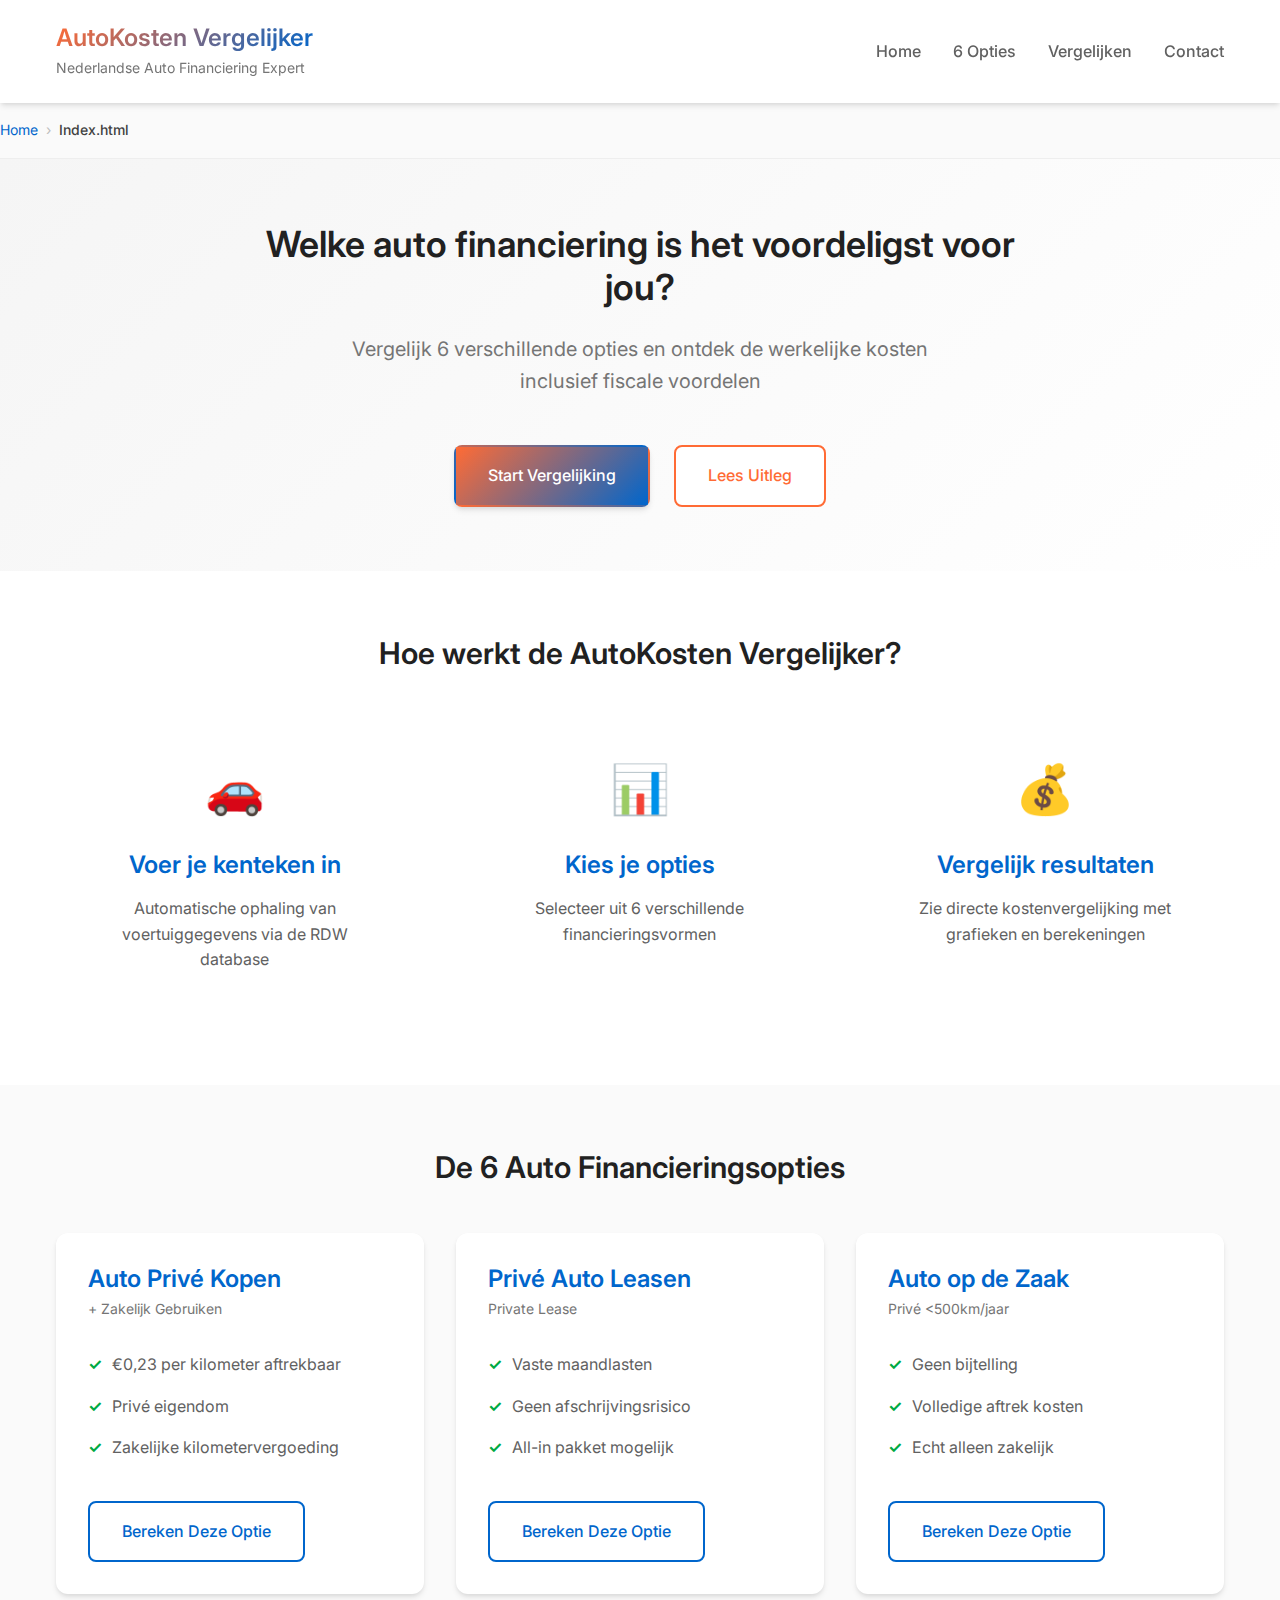
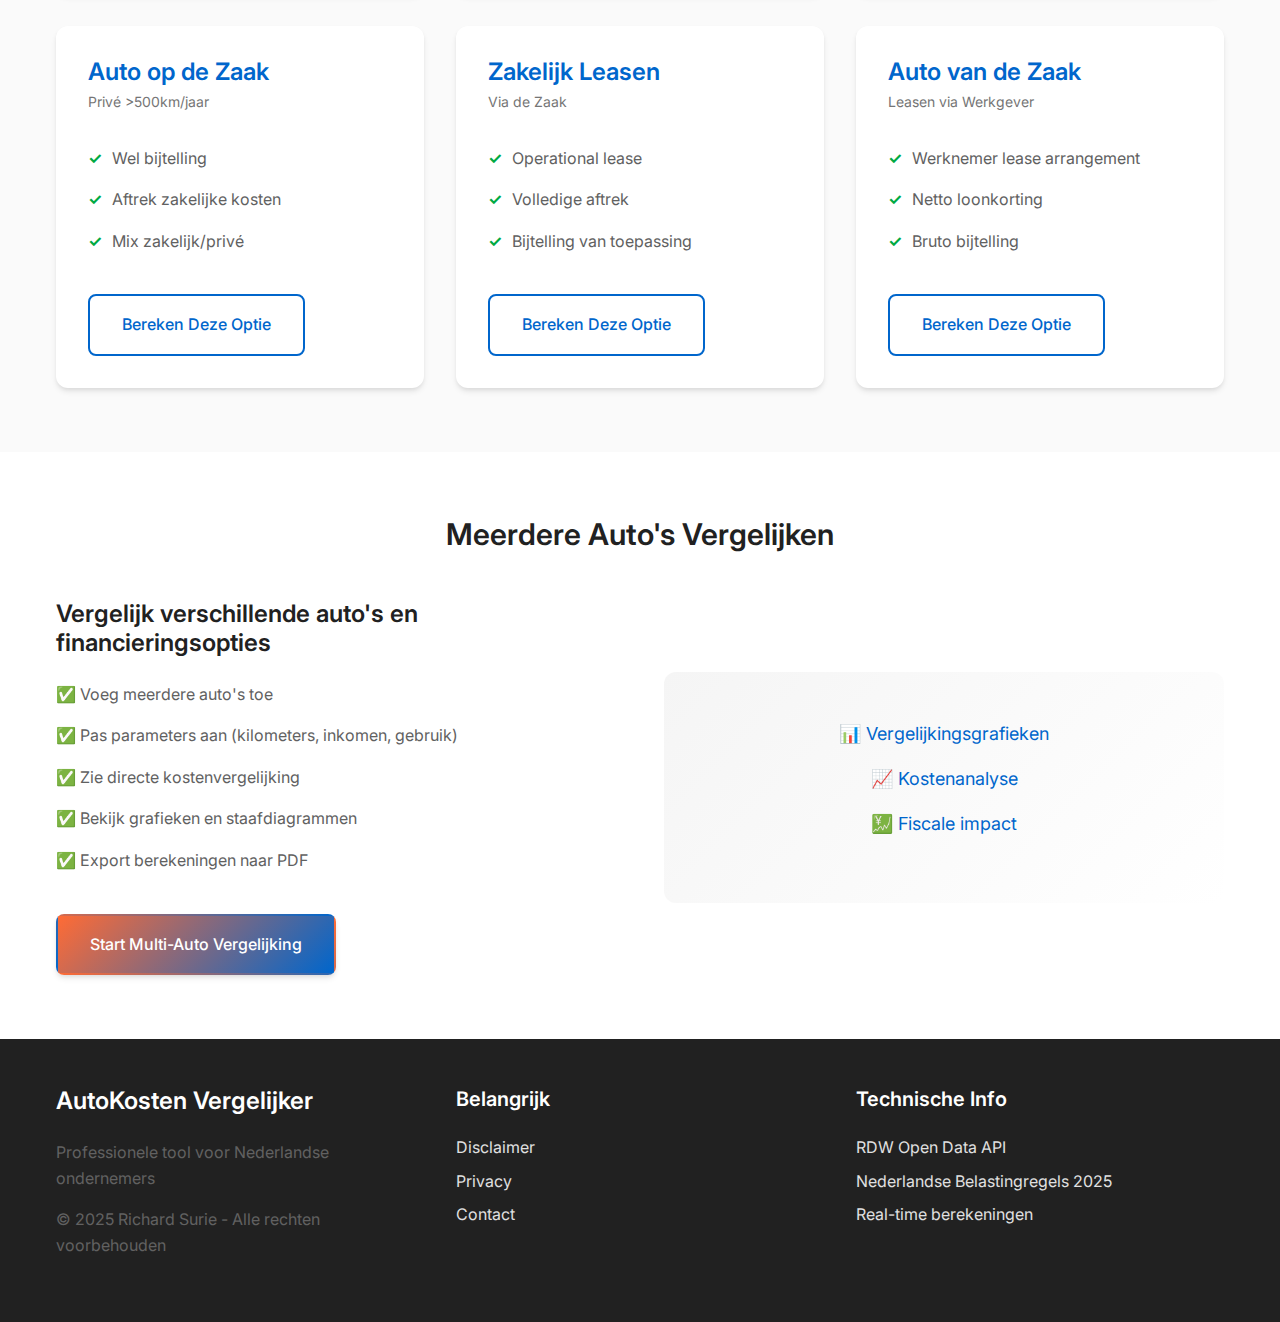
<file: index.html>
<!DOCTYPE html>
<html lang="nl">
<head>
    <meta charset="UTF-8">
    <meta name="viewport" content="width=device-width, initial-scale=1.0">
    <title>AutoKosten Vergelijker - Nederlandse Auto Financiering Vergelijken</title>
    <meta name="description" content="Vergelijk 6 verschillende auto financieringsopties voor Nederlandse ondernemers. Privé kopen, leasen, zakelijk - inclusief bijtelling en fiscale voordelen.">
    <meta name="keywords" content="auto kosten vergelijker, bijtelling, auto van de zaak, zakelijk auto, lease vergelijking">
    
    <!-- Favicon -->
    <link rel="icon" type="image/x-icon" href="/assets/favicon.ico">
    
    <!-- Stylesheets -->
    <link rel="stylesheet" href="/assets/css/styles.css">
    <link rel="stylesheet" href="/assets/css/responsive.css">
    
    <!-- Fonts -->
    <link rel="preconnect" href="https://fonts.googleapis.com">
    <link rel="preconnect" href="https://fonts.gstatic.com" crossorigin>
    <link href="https://fonts.googleapis.com/css2?family=Inter:wght@300;400;500;600;700&display=swap" rel="stylesheet">
</head>
<body>
    <!-- Header -->
    <header class="header">
        <div class="container">
            <div class="header-content">
                <div class="logo">
                    <h1>AutoKosten Vergelijker</h1>
                    <p>Nederlandse Auto Financiering Expert</p>
                </div>
                <nav class="nav">
                    <ul>
                        <li><a href="#home">Home</a></li>
                        <li><a href="#opties">6 Opties</a></li>
                        <li><a href="#vergelijken">Vergelijken</a></li>
                        <li><a href="#contact">Contact</a></li>
                    </ul>
                </nav>
            </div>
        </div>
    </header>

    <!-- Hero Section -->
    <section class="hero" id="home">
        <div class="container">
            <div class="hero-content">
                <h2>Welke auto financiering is het voordeligst voor jou?</h2>
                <p class="hero-subtitle">Vergelijk 6 verschillende opties en ontdek de werkelijke kosten inclusief fiscale voordelen</p>
                <div class="hero-cta">
                    <a href="#opties" class="btn btn-primary">Start Vergelijking</a>
                    <a href="#uitleg" class="btn btn-secondary">Lees Uitleg</a>
                </div>
            </div>
        </div>
    </section>

    <!-- Uitleg Section -->
    <section class="uitleg" id="uitleg">
        <div class="container">
            <h2>Hoe werkt de AutoKosten Vergelijker?</h2>
            <div class="uitleg-grid">
                <div class="uitleg-item">
                    <div class="icon">🚗</div>
                    <h3>Voer je kenteken in</h3>
                    <p>Automatische ophaling van voertuiggegevens via de RDW database</p>
                </div>
                <div class="uitleg-item">
                    <div class="icon">📊</div>
                    <h3>Kies je opties</h3>
                    <p>Selecteer uit 6 verschillende financieringsvormen</p>
                </div>
                <div class="uitleg-item">
                    <div class="icon">💰</div>
                    <h3>Vergelijk resultaten</h3>
                    <p>Zie directe kostenvergelijking met grafieken en berekeningen</p>
                </div>
            </div>
        </div>
    </section>

    <!-- De 6 Opties Section -->
    <section class="opties" id="opties">
        <div class="container">
            <h2>De 6 Auto Financieringsopties</h2>
            <div class="opties-grid">
                
                <!-- Optie 1 -->
                <div class="optie-card">
                    <div class="optie-header">
                        <h3>Auto Privé Kopen</h3>
                        <p class="optie-subtitle">+ Zakelijk Gebruiken</p>
                    </div>
                    <div class="optie-details">
                        <ul>
                            <li>€0,23 per kilometer aftrekbaar</li>
                            <li>Privé eigendom</li>
                            <li>Zakelijke kilometervergoeding</li>
                        </ul>
                    </div>
                    <div class="optie-cta">
                        <a href="/auto-prive-kopen-en-zakelijk-gebruiken" class="btn btn-outline">Bereken Deze Optie</a>
                    </div>
                </div>

                <!-- Optie 2 -->
                <div class="optie-card">
                    <div class="optie-header">
                        <h3>Privé Auto Leasen</h3>
                        <p class="optie-subtitle">Private Lease</p>
                    </div>
                    <div class="optie-details">
                        <ul>
                            <li>Vaste maandlasten</li>
                            <li>Geen afschrijvingsrisico</li>
                            <li>All-in pakket mogelijk</li>
                        </ul>
                    </div>
                    <div class="optie-cta">
                        <a href="/prive-een-auto-leasen" class="btn btn-outline">Bereken Deze Optie</a>
                    </div>
                </div>

                <!-- Optie 3 -->
                <div class="optie-card">
                    <div class="optie-header">
                        <h3>Auto op de Zaak</h3>
                        <p class="optie-subtitle">Privé &lt;500km/jaar</p>
                    </div>
                    <div class="optie-details">
                        <ul>
                            <li>Geen bijtelling</li>
                            <li>Volledige aftrek kosten</li>
                            <li>Echt alleen zakelijk</li>
                        </ul>
                    </div>
                    <div class="optie-cta">
                        <a href="/auto-op-de-zaak-zonder-bijtelling" class="btn btn-outline">Bereken Deze Optie</a>
                    </div>
                </div>

                <!-- Optie 4 -->
                <div class="optie-card">
                    <div class="optie-header">
                        <h3>Auto op de Zaak</h3>
                        <p class="optie-subtitle">Privé &gt;500km/jaar</p>
                    </div>
                    <div class="optie-details">
                        <ul>
                            <li>Wel bijtelling</li>
                            <li>Aftrek zakelijke kosten</li>
                            <li>Mix zakelijk/privé</li>
                        </ul>
                    </div>
                    <div class="optie-cta">
                        <a href="/auto-op-de-zaak-met-bijtelling" class="btn btn-outline">Bereken Deze Optie</a>
                    </div>
                </div>

                <!-- Optie 5 -->
                <div class="optie-card">
                    <div class="optie-header">
                        <h3>Zakelijk Leasen</h3>
                        <p class="optie-subtitle">Via de Zaak</p>
                    </div>
                    <div class="optie-details">
                        <ul>
                            <li>Operational lease</li>
                            <li>Volledige aftrek</li>
                            <li>Bijtelling van toepassing</li>
                        </ul>
                    </div>
                    <div class="optie-cta">
                        <a href="/zakelijk-leasen" class="btn btn-outline">Bereken Deze Optie</a>
                    </div>
                </div>

                <!-- Optie 6 -->
                <div class="optie-card">
                    <div class="optie-header">
                        <h3>Auto van de Zaak</h3>
                        <p class="optie-subtitle">Leasen via Werkgever</p>
                    </div>
                    <div class="optie-details">
                        <ul>
                            <li>Werknemer lease arrangement</li>
                            <li>Netto loonkorting</li>
                            <li>Bruto bijtelling</li>
                        </ul>
                    </div>
                    <div class="optie-cta">
                        <a href="/auto-van-de-zaak-leasen-via-werkgever" class="btn btn-outline">Bereken Deze Optie</a>
                    </div>
                </div>

            </div>
        </div>
    </section>

    <!-- Vergelijken Section -->
    <section class="vergelijken" id="vergelijken">
        <div class="container">
            <h2>Meerdere Auto's Vergelijken</h2>
            <div class="vergelijken-content">
                <div class="vergelijken-text">
                    <h3>Vergelijk verschillende auto's en financieringsopties</h3>
                    <ul>
                        <li>✅ Voeg meerdere auto's toe</li>
                        <li>✅ Pas parameters aan (kilometers, inkomen, gebruik)</li>
                        <li>✅ Zie directe kostenvergelijking</li>
                        <li>✅ Bekijk grafieken en staafdiagrammen</li>
                        <li>✅ Export berekeningen naar PDF</li>
                    </ul>
                    <a href="/vergelijken" class="btn btn-primary">Start Multi-Auto Vergelijking</a>
                </div>
                <div class="vergelijken-visual">
                    <div class="chart-preview">
                        <p>📊 Vergelijkingsgrafieken</p>
                        <p>📈 Kostenanalyse</p>
                        <p>💹 Fiscale impact</p>
                    </div>
                </div>
            </div>
        </div>
    </section>

    <!-- Footer -->
    <footer class="footer">
        <div class="container">
            <div class="footer-content">
                <div class="footer-info">
                    <h3>AutoKosten Vergelijker</h3>
                    <p>Professionele tool voor Nederlandse ondernemers</p>
                    <p>© 2025 Richard Surie - Alle rechten voorbehouden</p>
                </div>
                <div class="footer-links">
                    <h4>Belangrijk</h4>
                    <ul>
                        <li><a href="/disclaimer">Disclaimer</a></li>
                        <li><a href="/privacy">Privacy</a></li>
                        <li><a href="/contact">Contact</a></li>
                    </ul>
                </div>
                <div class="footer-tech">
                    <h4>Technische Info</h4>
                    <ul>
                        <li>RDW Open Data API</li>
                        <li>Nederlandse Belastingregels 2025</li>
                        <li>Real-time berekeningen</li>
                    </ul>
                </div>
            </div>
        </div>
    </footer>

    <!-- Scripts -->
    <script src="/assets/js/main.js"></script>
    <script src="/assets/js/navigation.js"></script>
</body>
</html>
</file>
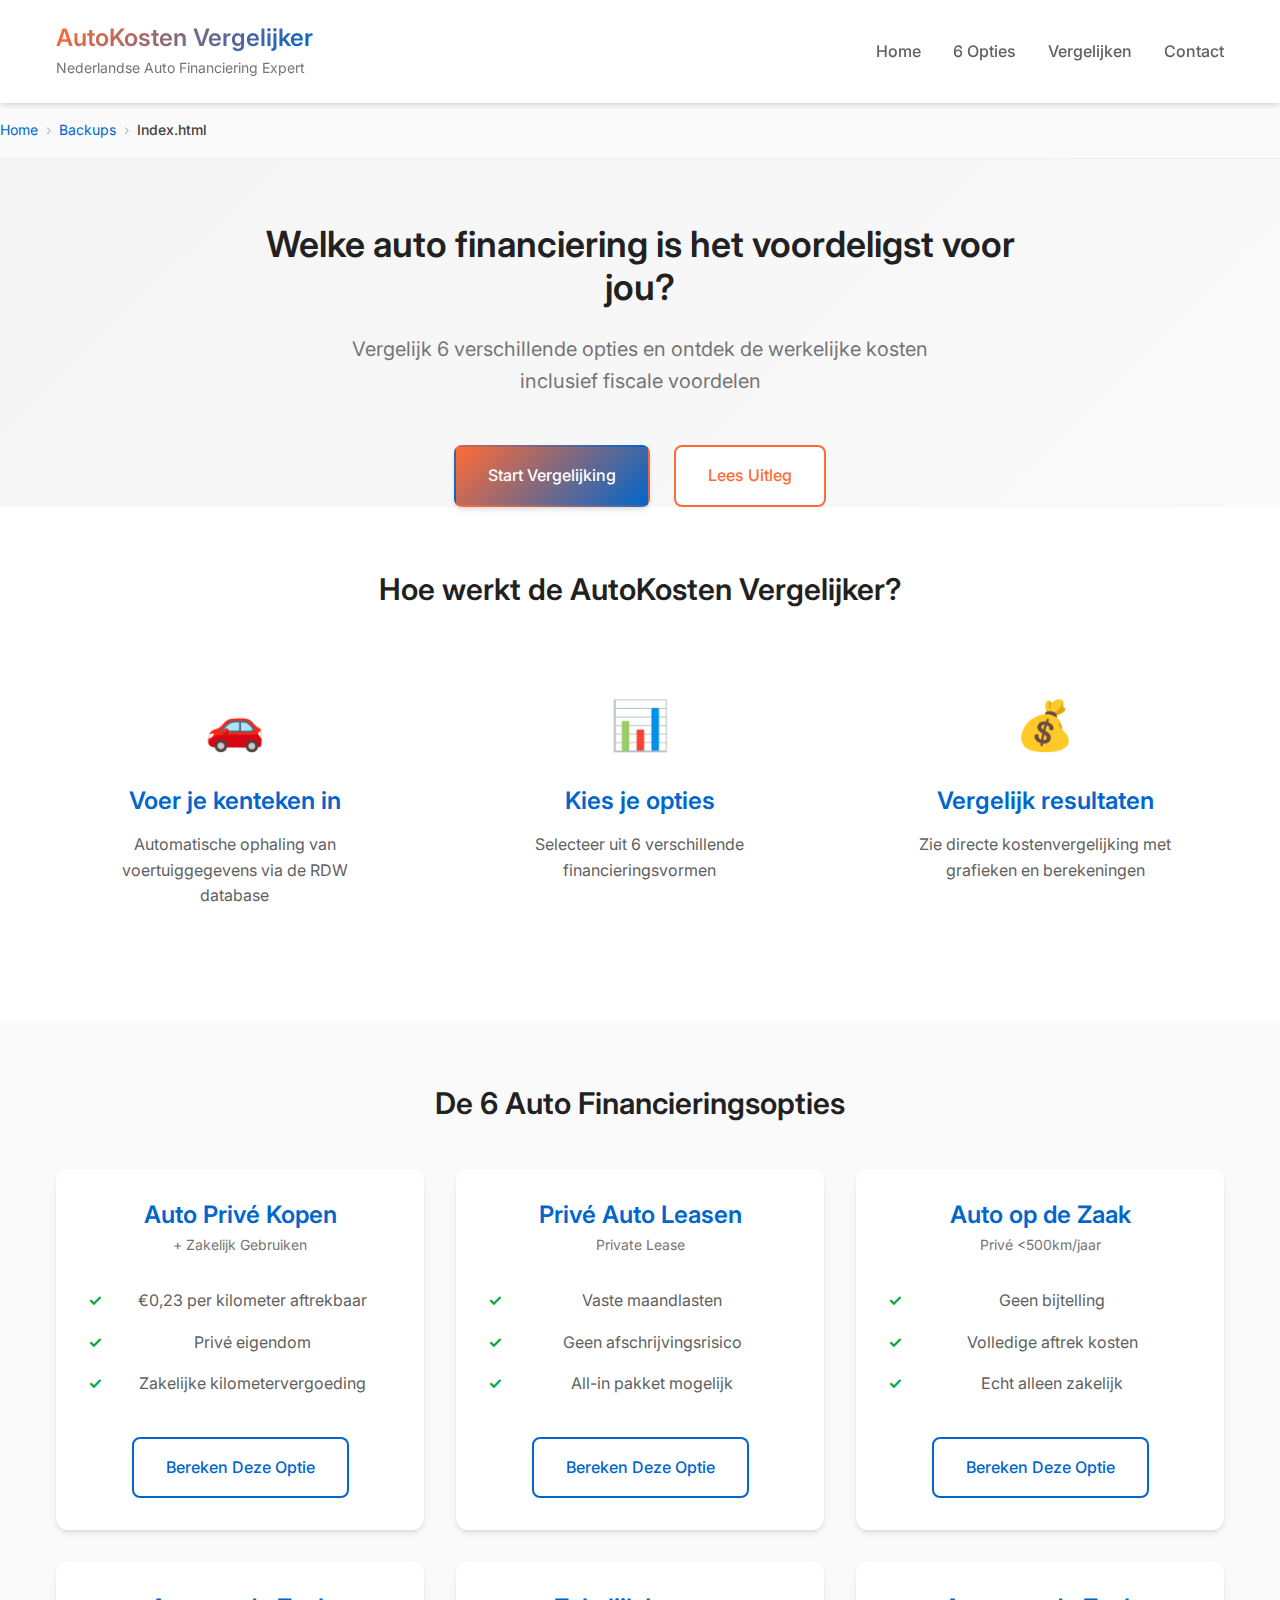
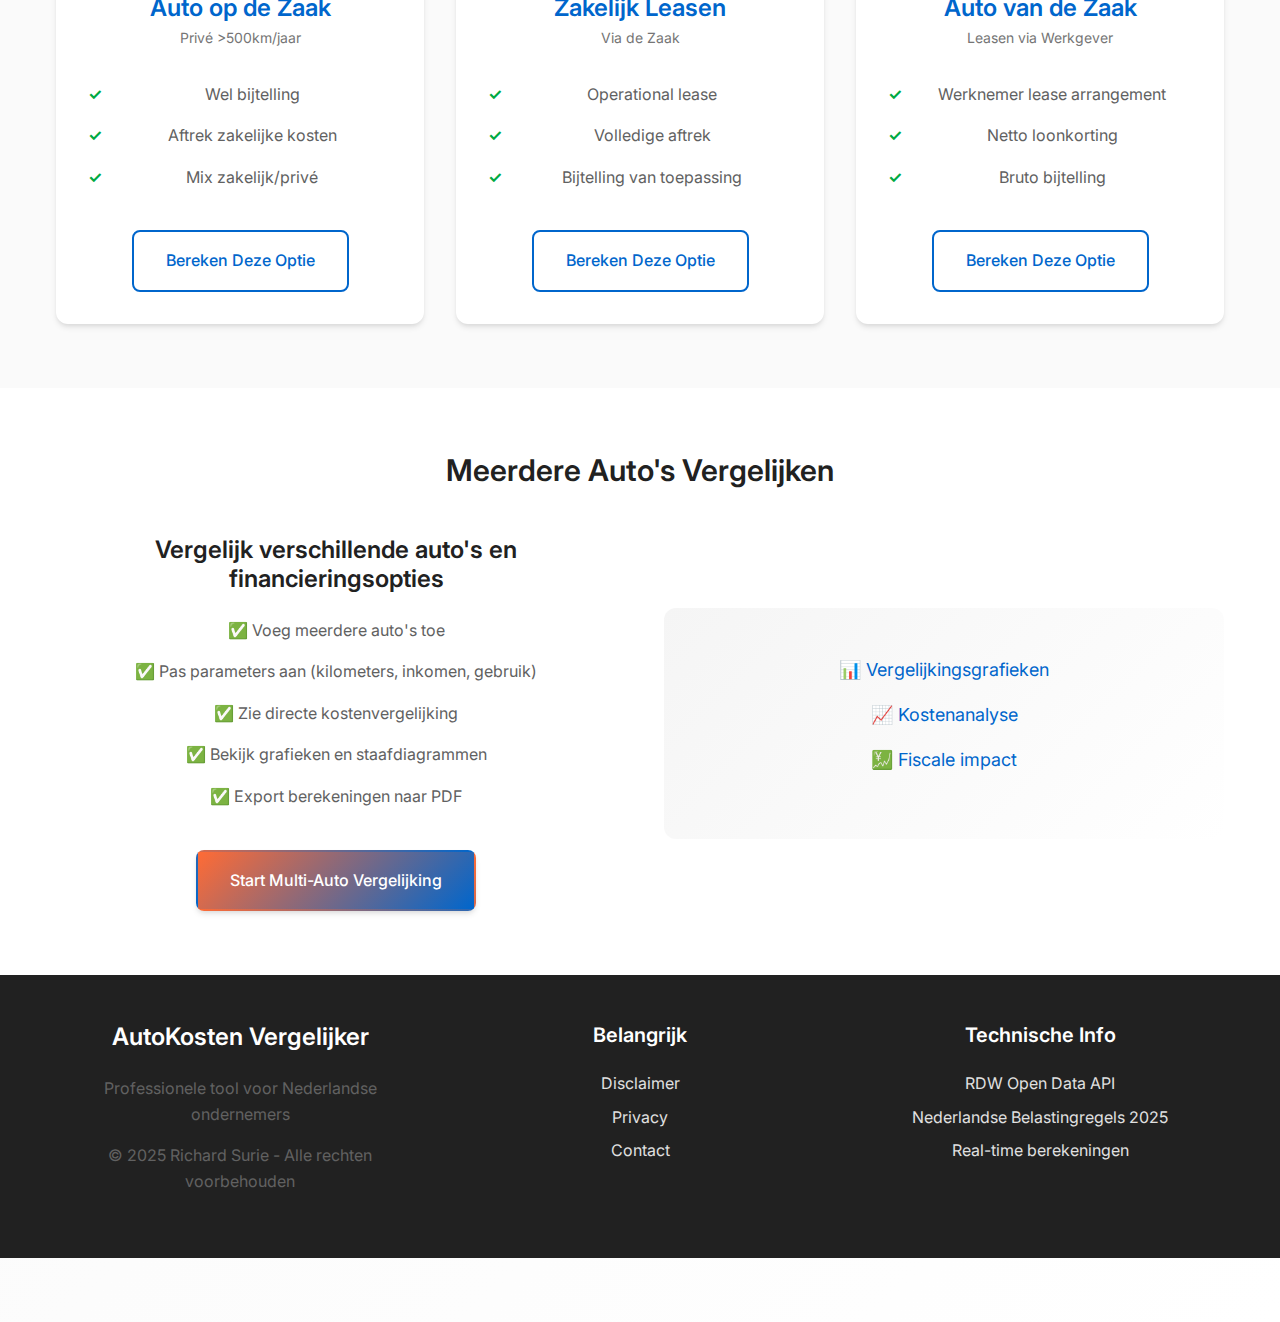
<file: backups/index.html>
<!DOCTYPE html>
<html lang="nl">
<head>
    <meta charset="UTF-8">
    <meta name="viewport" content="width=device-width, initial-scale=1.0">
    <title>AutoKosten Vergelijker - Nederlandse Auto Financiering Vergelijken</title>
    <meta name="description" content="Vergelijk 6 verschillende auto financieringsopties voor Nederlandse ondernemers. Privé kopen, leasen, zakelijk - inclusief bijtelling en fiscale voordelen.">
    <meta name="keywords" content="auto kosten vergelijker, bijtelling, auto van de zaak, zakelijk auto, lease vergelijking">
    
    <!-- Favicon -->
    <link rel="icon" type="image/x-icon" href="/assets/favicon.ico">
    
    <!-- Stylesheets -->
    <link rel="stylesheet" href="/assets/css/styles.css">
    <link rel="stylesheet" href="/assets/css/responsive.css">
    
    <!-- Fonts -->
    <link rel="preconnect" href="https://fonts.googleapis.com">
    <link rel="preconnect" href="https://fonts.gstatic.com" crossorigin>
    <link href="https://fonts.googleapis.com/css2?family=Inter:wght@300;400;500;600;700&display=swap" rel="stylesheet">
</head>
<body>
    <!-- Header -->
    <header class="header">
        <div class="container">
            <div class="header-content">
                <div class="logo">
                    <h1>AutoKosten Vergelijker</h1>
                    <p>Nederlandse Auto Financiering Expert</p>
                </div>
                <nav class="nav">
                    <ul>
                        <li><a href="#home">Home</a></li>
                        <li><a href="#opties">6 Opties</a></li>
                        <li><a href="#vergelijken">Vergelijken</a></li>
                        <li><a href="#contact">Contact</a></li>
                    </ul>
                </nav>
            </div>
        </div>
    </header>

    <!-- Hero Section -->
    <section class="hero" id="home">
        <div class="container">
            <div class="hero-content">
                <h2>Welke auto financiering is het voordeligst voor jou?</h2>
                <p class="hero-subtitle">Vergelijk 6 verschillende opties en ontdek de werkelijke kosten inclusief fiscale voordelen</p>
                <div class="hero-cta">
                    <a href="#opties" class="btn btn-primary">Start Vergelijking</a>
                    <a href="#uitleg" class="btn btn-secondary">Lees Uitleg</a>
                </div>
            </div>
        </div>
    </header>

    <!-- Uitleg Section -->
    <section class="uitleg" id="uitleg">
        <div class="container">
            <h2>Hoe werkt de AutoKosten Vergelijker?</h2>
            <div class="uitleg-grid">
                <div class="uitleg-item">
                    <div class="icon">🚗</div>
                    <h3>Voer je kenteken in</h3>
                    <p>Automatische ophaling van voertuiggegevens via de RDW database</p>
                </div>
                <div class="uitleg-item">
                    <div class="icon">📊</div>
                    <h3>Kies je opties</h3>
                    <p>Selecteer uit 6 verschillende financieringsvormen</p>
                </div>
                <div class="uitleg-item">
                    <div class="icon">💰</div>
                    <h3>Vergelijk resultaten</h3>
                    <p>Zie directe kostenvergelijking met grafieken en berekeningen</p>
                </div>
            </div>
        </div>
    </section>

    <!-- De 6 Opties Section -->
    <section class="opties" id="opties">
        <div class="container">
            <h2>De 6 Auto Financieringsopties</h2>
            <div class="opties-grid">
                
                <!-- Optie 1 -->
                <div class="optie-card">
                    <div class="optie-header">
                        <h3>Auto Privé Kopen</h3>
                        <p class="optie-subtitle">+ Zakelijk Gebruiken</p>
                    </div>
                    <div class="optie-details">
                        <ul>
                            <li>€0,23 per kilometer aftrekbaar</li>
                            <li>Privé eigendom</li>
                            <li>Zakelijke kilometervergoeding</li>
                        </ul>
                    </div>
                    <div class="optie-cta">
                        <a href="/auto-prive-kopen-en-zakelijk-gebruiken" class="btn btn-outline">Bereken Deze Optie</a>
                    </div>
                </div>

                <!-- Optie 2 -->
                <div class="optie-card">
                    <div class="optie-header">
                        <h3>Privé Auto Leasen</h3>
                        <p class="optie-subtitle">Private Lease</p>
                    </div>
                    <div class="optie-details">
                        <ul>
                            <li>Vaste maandlasten</li>
                            <li>Geen afschrijvingsrisico</li>
                            <li>All-in pakket mogelijk</li>
                        </ul>
                    </div>
                    <div class="optie-cta">
                        <a href="/prive-een-auto-leasen" class="btn btn-outline">Bereken Deze Optie</a>
                    </div>
                </div>

                <!-- Optie 3 -->
                <div class="optie-card">
                    <div class="optie-header">
                        <h3>Auto op de Zaak</h3>
                        <p class="optie-subtitle">Privé &lt;500km/jaar</p>
                    </div>
                    <div class="optie-details">
                        <ul>
                            <li>Geen bijtelling</li>
                            <li>Volledige aftrek kosten</li>
                            <li>Echt alleen zakelijk</li>
                        </ul>
                    </div>
                    <div class="optie-cta">
                        <a href="/auto-op-de-zaak-zonder-bijtelling" class="btn btn-outline">Bereken Deze Optie</a>
                    </div>
                </div>

                <!-- Optie 4 -->
                <div class="optie-card">
                    <div class="optie-header">
                        <h3>Auto op de Zaak</h3>
                        <p class="optie-subtitle">Privé &gt;500km/jaar</p>
                    </div>
                    <div class="optie-details">
                        <ul>
                            <li>Wel bijtelling</li>
                            <li>Aftrek zakelijke kosten</li>
                            <li>Mix zakelijk/privé</li>
                        </ul>
                    </div>
                    <div class="optie-cta">
                        <a href="/auto-op-de-zaak-met-bijtelling" class="btn btn-outline">Bereken Deze Optie</a>
                    </div>
                </div>

                <!-- Optie 5 -->
                <div class="optie-card">
                    <div class="optie-header">
                        <h3>Zakelijk Leasen</h3>
                        <p class="optie-subtitle">Via de Zaak</p>
                    </div>
                    <div class="optie-details">
                        <ul>
                            <li>Operational lease</li>
                            <li>Volledige aftrek</li>
                            <li>Bijtelling van toepassing</li>
                        </ul>
                    </div>
                    <div class="optie-cta">
                        <a href="/zakelijk-leasen" class="btn btn-outline">Bereken Deze Optie</a>
                    </div>
                </div>

                <!-- Optie 6 -->
                <div class="optie-card">
                    <div class="optie-header">
                        <h3>Auto van de Zaak</h3>
                        <p class="optie-subtitle">Leasen via Werkgever</p>
                    </div>
                    <div class="optie-details">
                        <ul>
                            <li>Werknemer lease arrangement</li>
                            <li>Netto loonkorting</li>
                            <li>Bruto bijtelling</li>
                        </ul>
                    </div>
                    <div class="optie-cta">
                        <a href="/auto-van-de-zaak-leasen-via-werkgever" class="btn btn-outline">Bereken Deze Optie</a>
                    </div>
                </div>

            </div>
        </div>
    </section>

    <!-- Vergelijken Section -->
    <section class="vergelijken" id="vergelijken">
        <div class="container">
            <h2>Meerdere Auto's Vergelijken</h2>
            <div class="vergelijken-content">
                <div class="vergelijken-text">
                    <h3>Vergelijk verschillende auto's en financieringsopties</h3>
                    <ul>
                        <li>✅ Voeg meerdere auto's toe</li>
                        <li>✅ Pas parameters aan (kilometers, inkomen, gebruik)</li>
                        <li>✅ Zie directe kostenvergelijking</li>
                        <li>✅ Bekijk grafieken en staafdiagrammen</li>
                        <li>✅ Export berekeningen naar PDF</li>
                    </ul>
                    <a href="/vergelijken" class="btn btn-primary">Start Multi-Auto Vergelijking</a>
                </div>
                <div class="vergelijken-visual">
                    <div class="chart-preview">
                        <p>📊 Vergelijkingsgrafieken</p>
                        <p>📈 Kostenanalyse</p>
                        <p>💹 Fiscale impact</p>
                    </div>
                </div>
            </div>
        </div>
    </section>

    <!-- Footer -->
    <footer class="footer">
        <div class="container">
            <div class="footer-content">
                <div class="footer-info">
                    <h3>AutoKosten Vergelijker</h3>
                    <p>Professionele tool voor Nederlandse ondernemers</p>
                    <p>© 2025 Richard Surie - Alle rechten voorbehouden</p>
                </div>
                <div class="footer-links">
                    <h4>Belangrijk</h4>
                    <ul>
                        <li><a href="/disclaimer">Disclaimer</a></li>
                        <li><a href="/privacy">Privacy</a></li>
                        <li><a href="/contact">Contact</a></li>
                    </ul>
                </div>
                <div class="footer-tech">
                    <h4>Technische Info</h4>
                    <ul>
                        <li>RDW Open Data API</li>
                        <li>Nederlandse Belastingregels 2025</li>
                        <li>Real-time berekeningen</li>
                    </ul>
                </div>
            </div>
        </div>
    </footer>

    <!-- Scripts -->
    <script src="/assets/js/main.js"></script>
    <script src="/assets/js/navigation.js"></script>
</body>
</html>
</file>
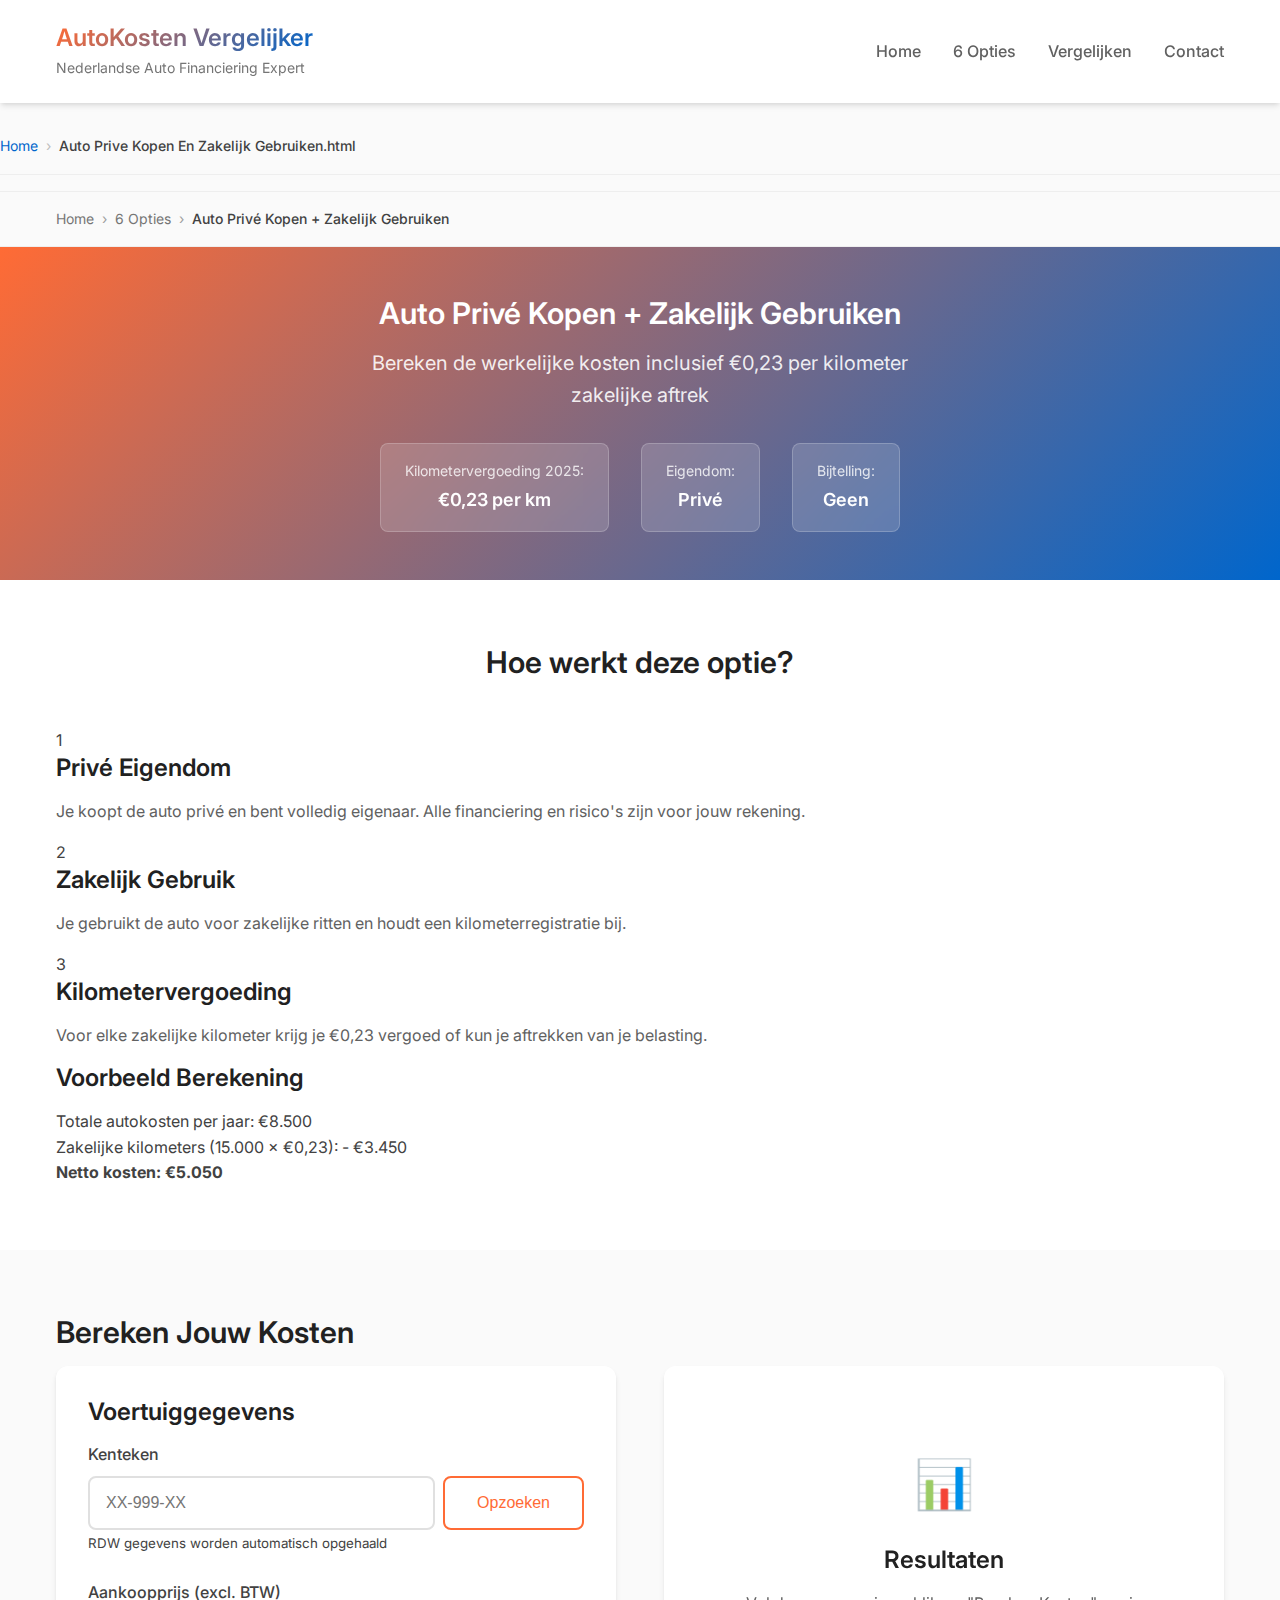
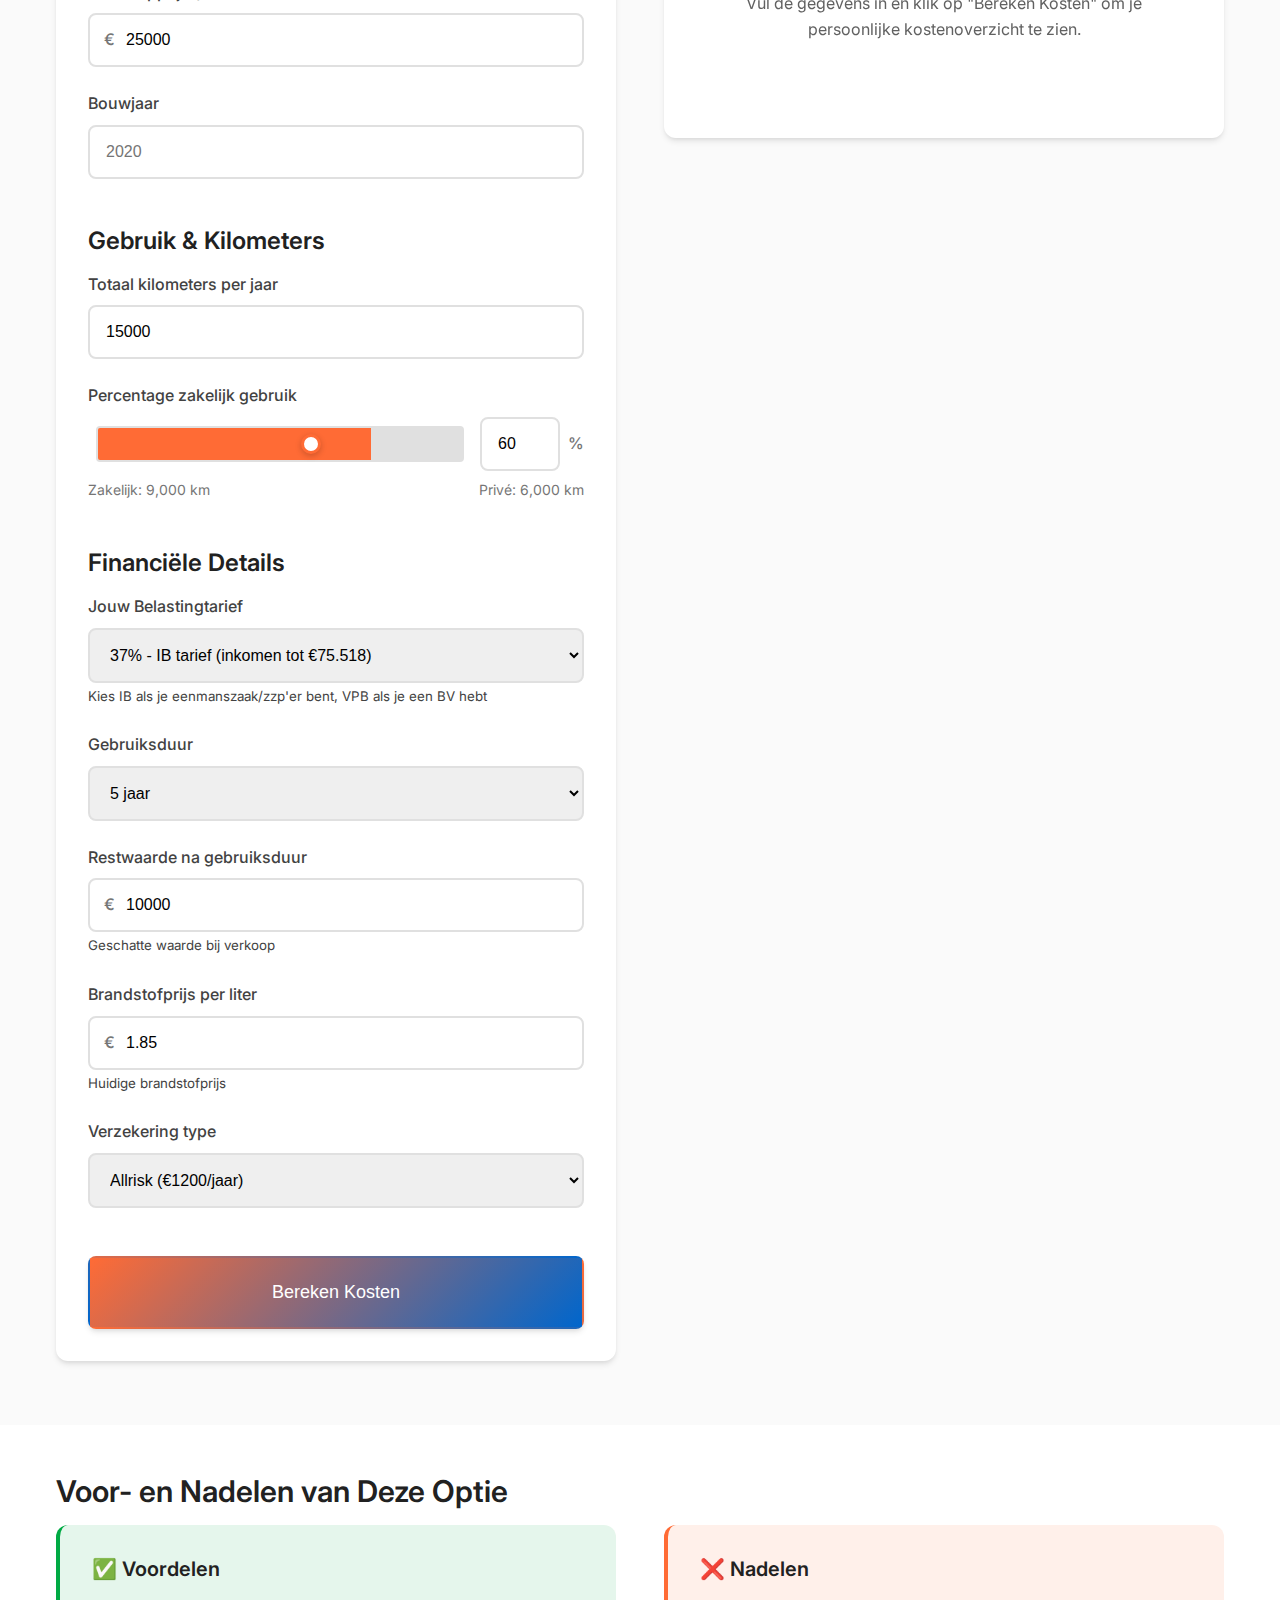
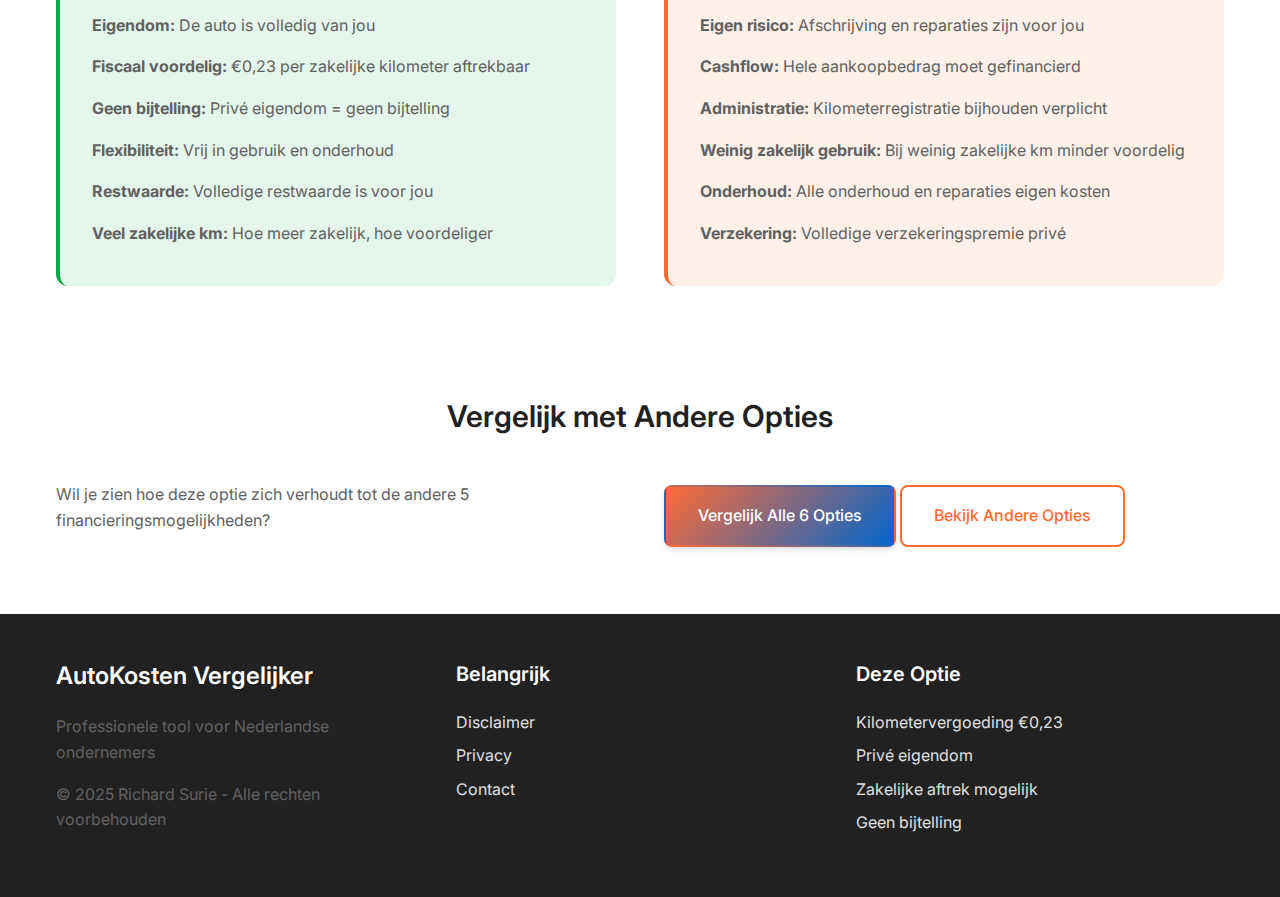
<file: auto-prive-kopen-en-zakelijk-gebruiken.html>
<!DOCTYPE html>
<html lang="nl">
<head>
    <meta charset="UTF-8">
    <meta name="viewport" content="width=device-width, initial-scale=1.0">
    <title>Auto Privé Kopen + Zakelijk Gebruiken - Kosten Calculator</title>
    <meta name="description" content="Bereken de werkelijke kosten van een privé gekochte auto die zakelijk gebruikt wordt. Inclusief €0,23/km aftrek en alle bijkomende kosten.">
    <meta name="keywords" content="auto privé kopen zakelijk gebruiken, kilometervergoeding, €0,23 per kilometer, zakelijke auto kosten">
    
    <!-- Favicon -->
    <link rel="icon" type="image/x-icon" href="/assets/favicon.ico">
    
    <!-- Stylesheets -->
    <link rel="stylesheet" href="/assets/css/styles.css">
    <link rel="stylesheet" href="/assets/css/responsive.css">
    <link rel="stylesheet" href="/assets/css/calculator.css">
    
    <!-- Fonts -->
    <link rel="preconnect" href="https://fonts.googleapis.com">
    <link rel="preconnect" href="https://fonts.gstatic.com" crossorigin>
    <link href="https://fonts.googleapis.com/css2?family=Inter:wght@300;400;500;600;700&display=swap" rel="stylesheet">
</head>
<body>
    <!-- Header -->
    <header class="header">
        <div class="container">
            <div class="header-content">
                <div class="logo">
                    <h1><a href="/">AutoKosten Vergelijker</a></h1>
                    <p>Nederlandse Auto Financiering Expert</p>
                </div>
                <nav class="nav">
                    <ul>
                        <li><a href="/">Home</a></li>
                        <li><a href="/#opties">6 Opties</a></li>
                        <li><a href="/vergelijken">Vergelijken</a></li>
                        <li><a href="#contact">Contact</a></li>
                    </ul>
                </nav>
            </div>
        </div>
    </header>

    <!-- Breadcrumb -->
    <section class="breadcrumb">
        <div class="container">
            <nav class="breadcrumb-nav">
                <ol>
                    <li><a href="/">Home</a></li>
                    <li><a href="/#opties">6 Opties</a></li>
                    <li class="current">Auto Privé Kopen + Zakelijk Gebruiken</li>
                </ol>
            </nav>
        </div>
    </section>

    <!-- Hero Section -->
    <section class="hero calculator-hero">
        <div class="container">
            <div class="hero-content">
                <h1>Auto Privé Kopen + Zakelijk Gebruiken</h1>
                <p class="hero-subtitle">Bereken de werkelijke kosten inclusief €0,23 per kilometer zakelijke aftrek</p>
                <div class="hero-highlight">
                    <div class="highlight-item">
                        <span class="highlight-label">Kilometervergoeding 2025:</span>
                        <span class="highlight-value">€0,23 per km</span>
                    </div>
                    <div class="highlight-item">
                        <span class="highlight-label">Eigendom:</span>
                        <span class="highlight-value">Privé</span>
                    </div>
                    <div class="highlight-item">
                        <span class="highlight-label">Bijtelling:</span>
                        <span class="highlight-value">Geen</span>
                    </div>
                </div>
            </div>
        </div>
    </section>

    <!-- Uitleg Section -->
    <section class="uitleg calculator-uitleg">
        <div class="container">
            <div class="uitleg-content">
                <div class="uitleg-text">
                    <h2>Hoe werkt deze optie?</h2>
                    <div class="uitleg-steps">
                        <div class="step">
                            <div class="step-number">1</div>
                            <div class="step-content">
                                <h3>Privé Eigendom</h3>
                                <p>Je koopt de auto privé en bent volledig eigenaar. Alle financiering en risico's zijn voor jouw rekening.</p>
                            </div>
                        </div>
                        <div class="step">
                            <div class="step-number">2</div>
                            <div class="step-content">
                                <h3>Zakelijk Gebruik</h3>
                                <p>Je gebruikt de auto voor zakelijke ritten en houdt een kilometerregistratie bij.</p>
                            </div>
                        </div>
                        <div class="step">
                            <div class="step-number">3</div>
                            <div class="step-content">
                                <h3>Kilometervergoeding</h3>
                                <p>Voor elke zakelijke kilometer krijg je €0,23 vergoed of kun je aftrekken van je belasting.</p>
                            </div>
                        </div>
                    </div>
                </div>
                <div class="uitleg-visual">
                    <div class="visual-card">
                        <h3>Voorbeeld Berekening</h3>
                        <div class="example-calc">
                            <div class="calc-row">
                                <span>Totale autokosten per jaar:</span>
                                <span>€8.500</span>
                            </div>
                            <div class="calc-row zakelijk">
                                <span>Zakelijke kilometers (15.000 × €0,23):</span>
                                <span>- €3.450</span>
                            </div>
                            <div class="calc-row total">
                                <span><strong>Netto kosten:</strong></span>
                                <span><strong>€5.050</strong></span>
                            </div>
                        </div>
                    </div>
                </div>
            </div>
        </div>
    </section>

    <!-- Calculator Section -->
    <section class="calculator-section">
        <div class="container">
            <h2>Bereken Jouw Kosten</h2>
            
            <div class="calculator-layout">
                <!-- Input Panel -->
                <div class="calculator-input">
                    <div class="input-group">
                        <h3>Voertuiggegevens</h3>
                        
                        <!-- Kenteken Input -->
                        <div class="input-field">
                            <label for="kenteken">Kenteken</label>
                            <div class="kenteken-input">
                                <input type="text" id="kenteken" placeholder="XX-999-XX" maxlength="8">
                                <button type="button" id="lookup-btn" class="btn btn-secondary">
                                    <span id="lookup-text">Opzoeken</span>
                                    <span id="lookup-spinner" class="spinner" style="display: none;">⏳</span>
                                </button>
                            </div>
                            <small class="input-help">RDW gegevens worden automatisch opgehaald</small>
                        </div>

                        <!-- Auto Details (filled by RDW) -->
                        <div id="vehicle-info"></div>

                        <!-- Manual Input (fallback) -->
                        <div class="input-field">
                            <label for="aankoopprijs">Aankoopprijs (excl. BTW)</label>
                            <div class="currency-input">
                                <span class="currency-symbol">€</span>
                                <input type="number" id="aankoopprijs" placeholder="25000" min="0" step="100">
                            </div>
                        </div>

                        <div class="input-field">
                            <label for="bouwjaar-manual">Bouwjaar</label>
                            <input type="number" id="bouwjaar-manual" placeholder="2020" min="1990" max="2025">
                        </div>
                    </div>

                    <div class="input-group">
                        <h3>Gebruik & Kilometers</h3>
                        
                        <div class="input-field">
                            <label for="km-per-jaar">Totaal kilometers per jaar</label>
                            <input type="number" id="km-per-jaar" placeholder="20000" min="1000" max="100000" step="1000">
                        </div>

                        <div class="input-field">
                            <label for="zakelijk-percentage">Percentage zakelijk gebruik</label>
                            <div class="percentage-input">
                                <input type="range" id="zakelijk-percentage-slider" min="0" max="100" value="75">
                                <input type="number" id="zakelijk-percentage" placeholder="75" min="0" max="100" step="5">
                                <span class="percentage-symbol">%</span>
                            </div>
                            <div class="kilometers-breakdown">
                                <span>Zakelijk: <strong id="zakelijk-km">15.000</strong> km</span>
                                <span>Privé: <strong id="prive-km">5.000</strong> km</span>
                            </div>
                        </div>
                    </div>

                    <div class="input-group">
                        <h3>Financiële Details</h3>
                        
                        <div class="input-field">
                            <label for="belastingtarief">Jouw Belastingtarief</label>
                            <select id="belastingtarief">
                                <optgroup label="Inkomstenbelasting (IB) - Voor Particulieren">
                                    <option value="37">37% - IB tarief (inkomen tot €75.518)</option>
                                    <option value="49.5">49,5% - IB tarief (inkomen boven €75.518)</option>
                                </optgroup>
                                <optgroup label="Vennootschapsbelasting (VPB) - Voor BV's">
                                    <option value="25.8">25,8% - VPB tarief (BV winstbelasting)</option>
                                </optgroup>
                            </select>
                            <small class="input-help">Kies IB als je eenmanszaak/zzp'er bent, VPB als je een BV hebt</small>
                        </div>

                        <div class="input-field">
                            <label for="eigendom-duur">Gebruiksduur</label>
                            <select id="eigendom-duur">
                                <option value="3">3 jaar</option>
                                <option value="4">4 jaar</option>
                                <option value="5" selected>5 jaar</option>
                                <option value="6">6 jaar</option>
                                <option value="7">7 jaar</option>
                                <option value="8">8 jaar</option>
                            </select>
                        </div>

                        <div class="input-field">
                            <label for="restwaarde">Restwaarde na gebruiksduur</label>
                            <div class="currency-input">
                                <span class="currency-symbol">€</span>
                                <input type="number" id="restwaarde" placeholder="10000" min="0" step="100">
                            </div>
                            <small class="input-help">Geschatte waarde bij verkoop</small>
                        </div>

                        <div class="input-field">
                            <label for="brandstofprijs">Brandstofprijs per liter</label>
                            <div class="currency-input">
                                <span class="currency-symbol">€</span>
                                <input type="number" id="brandstofprijs" placeholder="1.85" min="0" max="10" step="0.01">
                            </div>
                            <small class="input-help">Huidige brandstofprijs</small>
                        </div>

                        <div class="input-field">
                            <label for="verzekering-type">Verzekering type</label>
                            <select id="verzekering-type">
                                <option value="wa">WA (€600/jaar)</option>
                                <option value="wa-plus">WA+ (€800/jaar)</option>
                                <option value="allrisk" selected>Allrisk (€1200/jaar)</option>
                            </select>
                        </div>
                    </div>

                    <!-- Calculate Button -->
                    <div class="calculate-section">
                        <button type="button" id="calculate-btn" class="btn btn-primary btn-large">
                            Bereken Kosten
                        </button>
                    </div>
                </div>

                <!-- Results Panel -->
                <div class="calculator-results">
                    <div id="results-container" style="display: none;">
                        <!-- Results will be populated by JavaScript -->
                    </div>
                    
                    <div id="results-placeholder" class="results-placeholder">
                        <div class="placeholder-content">
                            <div class="placeholder-icon">📊</div>
                            <h3>Resultaten</h3>
                            <p>Vul de gegevens in en klik op "Bereken Kosten" om je persoonlijke kostenoverzicht te zien.</p>
                        </div>
                    </div>
                </div>
            </div>
        </div>
    </section>

    <!-- Voor/Nadelen Section -->
    <section class="pros-cons">
        <div class="container">
            <h2>Voor- en Nadelen van Deze Optie</h2>
            <div class="pros-cons-grid">
                <div class="pros">
                    <h3>✅ Voordelen</h3>
                    <ul>
                        <li><strong>Eigendom:</strong> De auto is volledig van jou</li>
                        <li><strong>Fiscaal voordelig:</strong> €0,23 per zakelijke kilometer aftrekbaar</li>
                        <li><strong>Geen bijtelling:</strong> Privé eigendom = geen bijtelling</li>
                        <li><strong>Flexibiliteit:</strong> Vrij in gebruik en onderhoud</li>
                        <li><strong>Restwaarde:</strong> Volledige restwaarde is voor jou</li>
                        <li><strong>Veel zakelijke km:</strong> Hoe meer zakelijk, hoe voordeliger</li>
                    </ul>
                </div>
                <div class="cons">
                    <h3>❌ Nadelen</h3>
                    <ul>
                        <li><strong>Eigen risico:</strong> Afschrijving en reparaties zijn voor jou</li>
                        <li><strong>Cashflow:</strong> Hele aankoopbedrag moet gefinancierd</li>
                        <li><strong>Administratie:</strong> Kilometerregistratie bijhouden verplicht</li>
                        <li><strong>Weinig zakelijk gebruik:</strong> Bij weinig zakelijke km minder voordelig</li>
                        <li><strong>Onderhoud:</strong> Alle onderhoud en reparaties eigen kosten</li>
                        <li><strong>Verzekering:</strong> Volledige verzekeringspremie privé</li>
                    </ul>
                </div>
            </div>
        </div>
    </section>

    <!-- Vergelijken Section -->
    <section class="vergelijken">
        <div class="container">
            <h2>Vergelijk met Andere Opties</h2>
            <div class="vergelijken-content">
                <p>Wil je zien hoe deze optie zich verhoudt tot de andere 5 financieringsmogelijkheden?</p>
                <div class="vergelijken-buttons">
                    <a href="/vergelijken" class="btn btn-primary">Vergelijk Alle 6 Opties</a>
                    <a href="/#opties" class="btn btn-secondary">Bekijk Andere Opties</a>
                </div>
            </div>
        </div>
    </section>

    <!-- Footer -->
    <footer class="footer">
        <div class="container">
            <div class="footer-content">
                <div class="footer-info">
                    <h3>AutoKosten Vergelijker</h3>
                    <p>Professionele tool voor Nederlandse ondernemers</p>
                    <p>© 2025 Richard Surie - Alle rechten voorbehouden</p>
                </div>
                <div class="footer-links">
                    <h4>Belangrijk</h4>
                    <ul>
                        <li><a href="/disclaimer">Disclaimer</a></li>
                        <li><a href="/privacy">Privacy</a></li>
                        <li><a href="/contact">Contact</a></li>
                    </ul>
                </div>
                <div class="footer-tech">
                    <h4>Deze Optie</h4>
                    <ul>
                        <li>Kilometervergoeding €0,23</li>
                        <li>Privé eigendom</li>
                        <li>Zakelijke aftrek mogelijk</li>
                        <li>Geen bijtelling</li>
                    </ul>
                </div>
            </div>
        </div>
    </footer>

    <!-- Scripts -->
    <script src="/assets/js/main.js"></script>
    <script src="/assets/js/navigation.js"></script>
    <script src="/assets/js/rdw-api.js"></script>
    <script src="/assets/js/calculator-prive-kopen.js"></script>
</body>
</html>
</file>
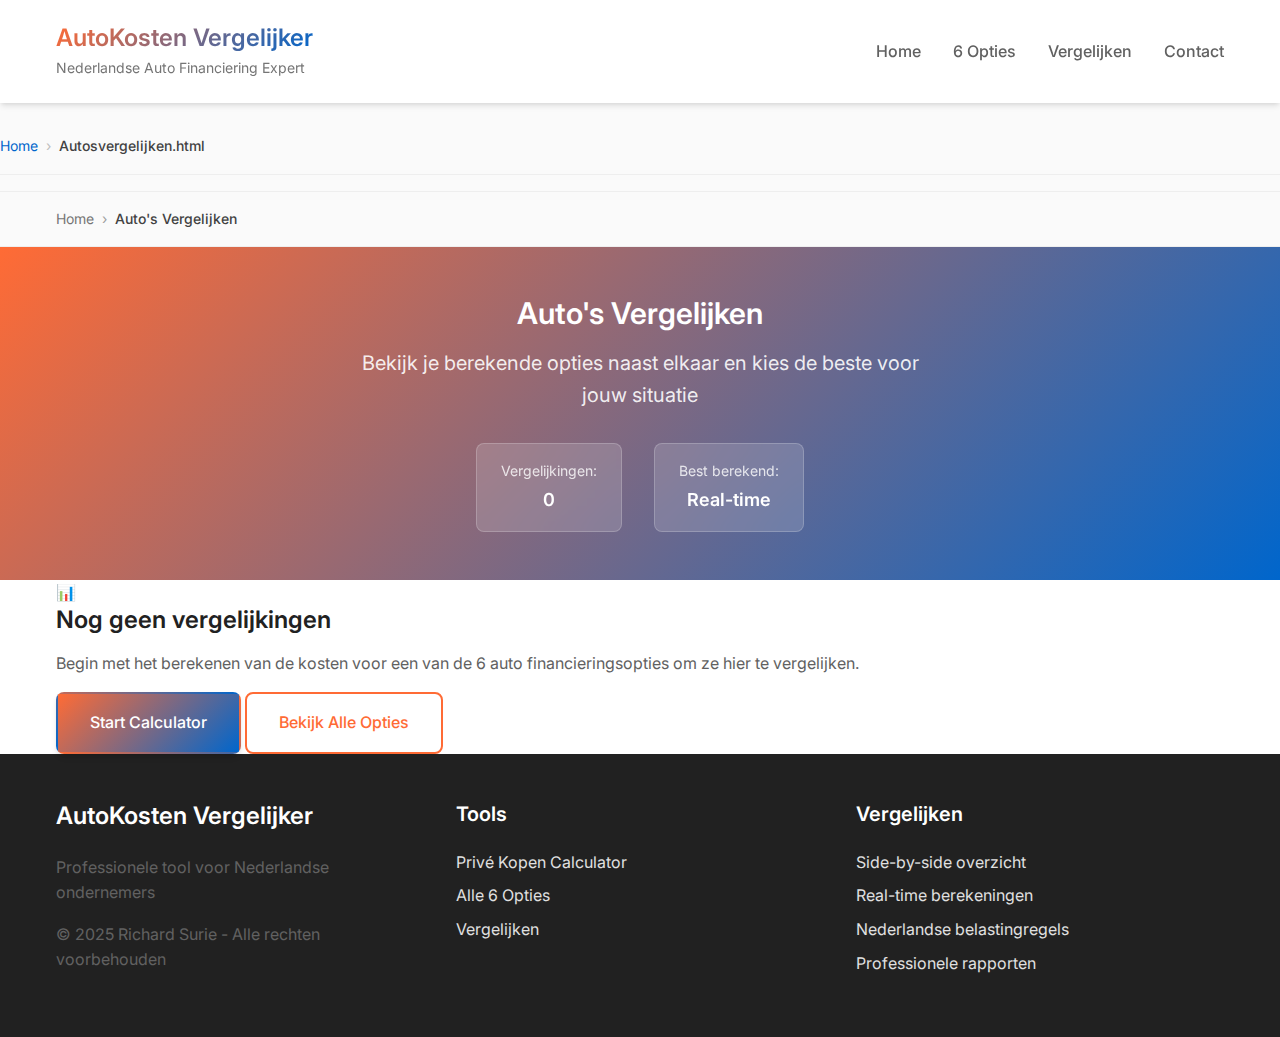
<file: autosvergelijken.html>
<!DOCTYPE html>
<html lang="nl">
<head>
    <meta charset="UTF-8">
    <meta name="viewport" content="width=device-width, initial-scale=1.0">
    <title>Auto's Vergelijken - AutoKosten Vergelijker</title>
    <meta name="description" content="Vergelijk de kosten van verschillende auto financieringsopties naast elkaar. Zie direct welke optie het beste bij jou past.">
    <meta name="keywords" content="auto kosten vergelijken, financieringsopties vergelijken, auto keuze">
    
    <!-- Favicon -->
    <link rel="icon" type="image/x-icon" href="/assets/favicon.ico">
    
    <!-- Stylesheets -->
    <link rel="stylesheet" href="/assets/css/styles.css">
    <link rel="stylesheet" href="/assets/css/responsive.css">
    <link rel="stylesheet" href="/assets/css/calculator.css">
    
    <!-- Fonts -->
    <link rel="preconnect" href="https://fonts.googleapis.com">
    <link rel="preconnect" href="https://fonts.gstatic.com" crossorigin>
    <link href="https://fonts.googleapis.com/css2?family=Inter:wght@300;400;500;600;700&display=swap" rel="stylesheet">
</head>
<body>
    <!-- Header -->
    <header class="header">
        <div class="container">
            <div class="header-content">
                <div class="logo">
                    <h1><a href="/">AutoKosten Vergelijker</a></h1>
                    <p>Nederlandse Auto Financiering Expert</p>
                </div>
                <nav class="nav">
                    <ul>
                        <li><a href="/">Home</a></li>
                        <li><a href="/#opties">6 Opties</a></li>
                        <li><a href="/vergelijken">Vergelijken</a></li>
                        <li><a href="#contact">Contact</a></li>
                    </ul>
                </nav>
            </div>
        </div>
    </header>

    <!-- Breadcrumb -->
    <section class="breadcrumb">
        <div class="container">
            <nav class="breadcrumb-nav">
                <ol>
                    <li><a href="/">Home</a></li>
                    <li class="current">Auto's Vergelijken</li>
                </ol>
            </nav>
        </div>
    </section>

    <!-- Hero Section -->
    <section class="hero calculator-hero">
        <div class="container">
            <div class="hero-content">
                <h1>Auto's Vergelijken</h1>
                <p class="hero-subtitle">Bekijk je berekende opties naast elkaar en kies de beste voor jouw situatie</p>
                <div class="hero-highlight">
                    <div class="highlight-item">
                        <span class="highlight-label">Vergelijkingen:</span>
                        <span class="highlight-value" id="comparison-count">0</span>
                    </div>
                    <div class="highlight-item">
                        <span class="highlight-label">Best berekend:</span>
                        <span class="highlight-value">Real-time</span>
                    </div>
                </div>
            </div>
        </div>
    </section>

    <!-- Comparison Section -->
    <section class="comparison-section">
        <div class="container">
            <div id="comparison-container">
                <!-- Vergelijkingen worden hier geladen -->
                <div id="empty-state" class="empty-state">
                    <div class="empty-content">
                        <div class="empty-icon">📊</div>
                        <h3>Nog geen vergelijkingen</h3>
                        <p>Begin met het berekenen van de kosten voor een van de 6 auto financieringsopties om ze hier te vergelijken.</p>
                        <div class="empty-actions">
                            <a href="/auto-prive-kopen-en-zakelijk-gebruiken.html" class="btn btn-primary">Start Calculator</a>
                            <a href="/#opties" class="btn btn-secondary">Bekijk Alle Opties</a>
                        </div>
                    </div>
                </div>
            </div>
        </div>
    </section>

    <!-- Footer -->
    <footer class="footer">
        <div class="container">
            <div class="footer-content">
                <div class="footer-info">
                    <h3>AutoKosten Vergelijker</h3>
                    <p>Professionele tool voor Nederlandse ondernemers</p>
                    <p>© 2025 Richard Surie - Alle rechten voorbehouden</p>
                </div>
                <div class="footer-links">
                    <h4>Tools</h4>
                    <ul>
                        <li><a href="/auto-prive-kopen-en-zakelijk-gebruiken.html">Privé Kopen Calculator</a></li>
                        <li><a href="/#opties">Alle 6 Opties</a></li>
                        <li><a href="/vergelijken">Vergelijken</a></li>
                    </ul>
                </div>
                <div class="footer-tech">
                    <h4>Vergelijken</h4>
                    <ul>
                        <li>Side-by-side overzicht</li>
                        <li>Real-time berekeningen</li>
                        <li>Nederlandse belastingregels</li>
                        <li>Professionele rapporten</li>
                    </ul>
                </div>
            </div>
        </div>
    </footer>

    <!-- Scripts -->
    <script src="/assets/js/main.js"></script>
    <script src="/assets/js/navigation.js"></script>
    <script src="/assets/js/comparison.js"></script>
</body>
</html>
</file>
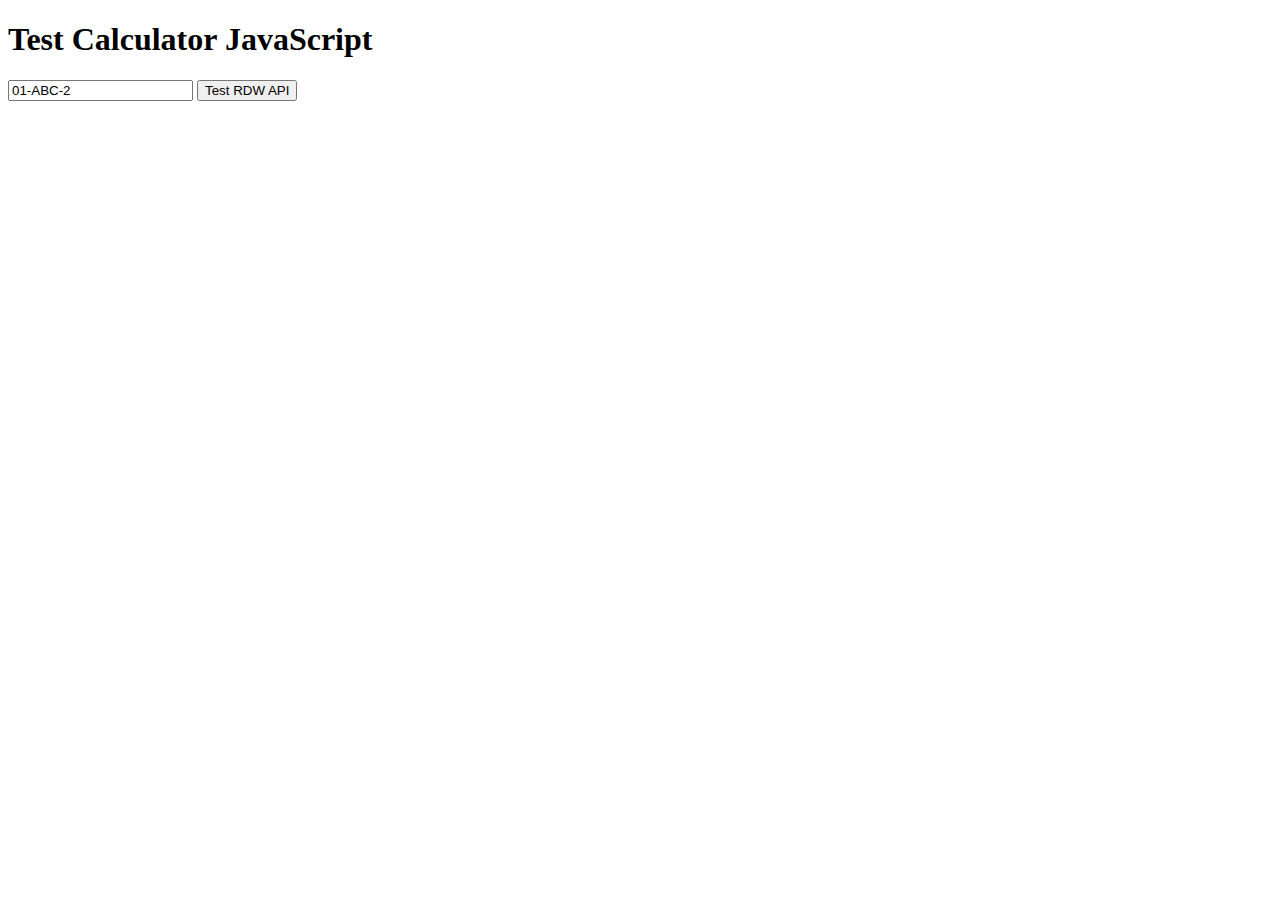
<file: test-calculator.html>
<!DOCTYPE html>
<html>
<head>
    <title>Calculator Test</title>
</head>
<body>
    <h1>Test Calculator JavaScript</h1>
    
    <input type="text" id="kenteken" placeholder="XX-XX-XX" value="01-ABC-2">
    <button onclick="testRDW()">Test RDW API</button>
    
    <div id="result"></div>
    
    <script src="/assets/js/rdw-api.js"></script>
    <script>
        async function testRDW() {
            const kenteken = document.getElementById('kenteken').value;
            const result = document.getElementById('result');
            
            try {
                result.innerHTML = 'Loading...';
                console.log('Testing RDW API...');
                
                if (!window.rdwApi) {
                    throw new Error('RDW API not loaded');
                }
                
                const data = await window.rdwApi.getVehicleData(kenteken);
                result.innerHTML = '<pre>' + JSON.stringify(data, null, 2) + '</pre>';
                console.log('Success:', data);
                
            } catch (error) {
                result.innerHTML = 'Error: ' + error.message;
                console.error('Error:', error);
            }
        }
    </script>
</body>
</html>
</file>
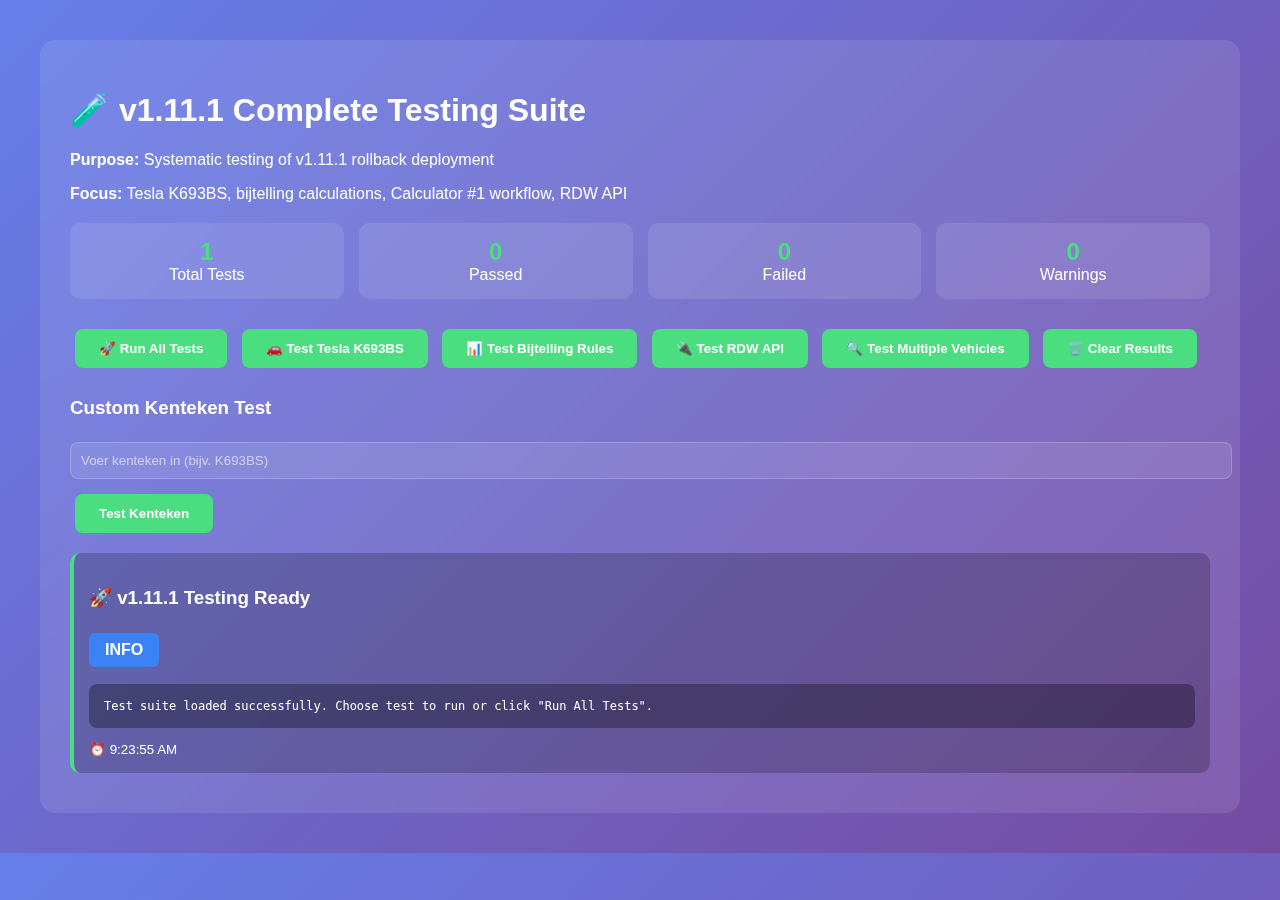
<file: test-v1-11-1.html>
<!DOCTYPE html>
<html lang="nl">
<head>
    <meta charset="UTF-8">
    <meta name="viewport" content="width=device-width, initial-scale=1.0">
    <title>v1.11.1 Complete Testing Suite</title>
    <style>
        body {
            font-family: 'Inter', sans-serif;
            max-width: 1200px;
            margin: 0 auto;
            padding: 20px;
            background: linear-gradient(135deg, #667eea 0%, #764ba2 100%);
            color: white;
        }
        .test-container {
            background: rgba(255, 255, 255, 0.1);
            backdrop-filter: blur(10px);
            padding: 30px;
            border-radius: 15px;
            margin: 20px 0;
        }
        .test-result {
            background: rgba(0, 0, 0, 0.2);
            padding: 15px;
            border-radius: 10px;
            margin: 10px 0;
            border-left: 4px solid #4ade80;
        }
        .test-error {
            border-left-color: #ef4444;
        }
        .test-warning {
            border-left-color: #f59e0b;
        }
        pre {
            background: rgba(0, 0, 0, 0.3);
            padding: 15px;
            border-radius: 8px;
            overflow-x: auto;
            white-space: pre-wrap;
            font-size: 12px;
        }
        button {
            background: #4ade80;
            color: white;
            border: none;
            padding: 12px 24px;
            border-radius: 8px;
            cursor: pointer;
            font-weight: 600;
            margin: 10px 5px;
        }
        button:hover {
            background: #22c55e;
        }
        .status {
            font-weight: 600;
            padding: 8px 16px;
            border-radius: 6px;
            display: inline-block;
            margin: 5px 0;
        }
        .status.success { background: #22c55e; }
        .status.error { background: #ef4444; }
        .status.warning { background: #f59e0b; }
        .status.info { background: #3b82f6; }
        .test-grid {
            display: grid;
            grid-template-columns: repeat(auto-fit, minmax(300px, 1fr));
            gap: 20px;
        }
        .test-input {
            background: rgba(255, 255, 255, 0.1);
            border: 1px solid rgba(255, 255, 255, 0.2);
            color: white;
            padding: 10px;
            border-radius: 8px;
            width: 100%;
            margin: 5px 0;
        }
        .test-input::placeholder {
            color: rgba(255, 255, 255, 0.6);
        }
        .summary-stats {
            display: grid;
            grid-template-columns: repeat(auto-fit, minmax(150px, 1fr));
            gap: 15px;
            margin: 20px 0;
        }
        .stat-card {
            background: rgba(255, 255, 255, 0.1);
            padding: 15px;
            border-radius: 10px;
            text-align: center;
        }
        .stat-number {
            font-size: 24px;
            font-weight: 700;
            color: #4ade80;
        }
        .loading {
            color: #f59e0b;
        }
    </style>
</head>
<body>
    <div class="test-container">
        <h1>🧪 v1.11.1 Complete Testing Suite</h1>
        <p><strong>Purpose:</strong> Systematic testing of v1.11.1 rollback deployment</p>
        <p><strong>Focus:</strong> Tesla K693BS, bijtelling calculations, Calculator #1 workflow, RDW API</p>
        
        <div class="summary-stats">
            <div class="stat-card">
                <div class="stat-number" id="testsTotal">0</div>
                <div>Total Tests</div>
            </div>
            <div class="stat-card">
                <div class="stat-number" id="testsSuccess">0</div>
                <div>Passed</div>
            </div>
            <div class="stat-card">
                <div class="stat-number" id="testsFailed">0</div>
                <div>Failed</div>
            </div>
            <div class="stat-card">
                <div class="stat-number" id="testsWarnings">0</div>
                <div>Warnings</div>
            </div>
        </div>
        
        <div class="test-controls">
            <button onclick="runAllTests()">🚀 Run All Tests</button>
            <button onclick="testTeslaK693BS()">🚗 Test Tesla K693BS</button>
            <button onclick="testBijtellingsregels()">📊 Test Bijtelling Rules</button>
            <button onclick="testRDWAPI()">🔌 Test RDW API</button>
            <button onclick="testMultipleKentekens()">🔍 Test Multiple Vehicles</button>
            <button onclick="clearResults()">🗑️ Clear Results</button>
        </div>
        
        <div class="test-grid">
            <div>
                <h3>Custom Kenteken Test</h3>
                <input type="text" class="test-input" id="customKenteken" placeholder="Voer kenteken in (bijv. K693BS)" maxlength="8">
                <button onclick="testCustomKenteken()">Test Kenteken</button>
            </div>
        </div>
        
        <div id="results"></div>
    </div>

    <!-- Include RDW API -->
    <script src="/assets/js/rdw-api.js"></script>
    
    <script>
        const resultsDiv = document.getElementById('results');
        let testStats = {
            total: 0,
            success: 0,
            failed: 0,
            warnings: 0
        };
        
        function updateStats() {
            document.getElementById('testsTotal').textContent = testStats.total;
            document.getElementById('testsSuccess').textContent = testStats.success;
            document.getElementById('testsFailed').textContent = testStats.failed;
            document.getElementById('testsWarnings').textContent = testStats.warnings;
        }
        
        function addResult(title, content, type = 'info') {
            testStats.total++;
            if (type === 'success') testStats.success++;
            else if (type === 'error') testStats.failed++;
            else if (type === 'warning') testStats.warnings++;
            
            updateStats();
            
            const div = document.createElement('div');
            div.className = `test-result ${type === 'error' ? 'test-error' : ''} ${type === 'warning' ? 'test-warning' : ''}`;
            div.innerHTML = `
                <h3>${title}</h3>
                <div class="status ${type}">${type.toUpperCase()}</div>
                <pre>${typeof content === 'object' ? JSON.stringify(content, null, 2) : content}</pre>
                <small>⏰ ${new Date().toLocaleTimeString()}</small>
            `;
            resultsDiv.appendChild(div);
            
            // Auto-scroll to latest result
            div.scrollIntoView({ behavior: 'smooth', block: 'nearest' });
        }
        
        function clearResults() {
            resultsDiv.innerHTML = '';
            testStats = { total: 0, success: 0, failed: 0, warnings: 0 };
            updateStats();
        }
        
        async function runAllTests() {
            clearResults();
            addResult('🚀 Starting Complete Test Suite', 'Running all v1.11.1 tests...', 'info');
            
            try {
                await testTeslaK693BS();
                await new Promise(resolve => setTimeout(resolve, 500));
                
                await testBijtellingsregels();
                await new Promise(resolve => setTimeout(resolve, 500));
                
                await testRDWAPI();
                await new Promise(resolve => setTimeout(resolve, 500));
                
                await testMultipleKentekens();
                
                addResult('🎉 Test Suite Completed', `
Total Tests: ${testStats.total}
✅ Passed: ${testStats.success}
❌ Failed: ${testStats.failed}
⚠️ Warnings: ${testStats.warnings}

Success Rate: ${Math.round((testStats.success / testStats.total) * 100)}%
                `, testStats.failed === 0 ? 'success' : 'warning');
                
            } catch (error) {
                addResult('❌ Test Suite Failed', `Error: ${error.message}`, 'error');
            }
        }
        
        async function testTeslaK693BS() {
            addResult('🚗 Testing Tesla K693BS', 'Primary test case for v1.11.1...', 'info');
            
            try {
                const rdwApi = new RDWApi();
                const vehicleData = await rdwApi.getVehicleData('K693BS');
                
                if (!vehicleData) {
                    addResult('❌ Tesla K693BS: No Data', 'RDW lookup failed', 'error');
                    return;
                }
                
                // Basic data validation
                const validations = {
                    'Kenteken Format': vehicleData.kenteken === 'K6-93-BS',
                    'Merk is Tesla': vehicleData.merk?.toLowerCase().includes('tesla'),
                    'Is Elektrisch': vehicleData.isElektrisch === true,
                    'Has Bouwjaar': vehicleData.bouwjaar > 0,
                    'Has Catalogusprijs': vehicleData.catalogusprijs > 0,
                    'Bijtelling Calculated': vehicleData.bijtellingspercentage > 0
                };
                
                const passedValidations = Object.values(validations).filter(v => v).length;
                const totalValidations = Object.keys(validations).length;
                
                addResult('✅ Tesla K693BS: Basic Data', `
✅ Kenteken: ${vehicleData.kenteken}
✅ Merk: ${vehicleData.merk}
✅ Model: ${vehicleData.handelsbenaming}
✅ Bouwjaar: ${vehicleData.bouwjaar}
✅ Elektrisch: ${vehicleData.isElektrisch}
✅ Catalogusprijs: €${vehicleData.catalogusprijs?.toLocaleString()}
✅ Bijtelling: ${vehicleData.bijtellingspercentage}%

Validations: ${passedValidations}/${totalValidations} passed
                `, passedValidations === totalValidations ? 'success' : 'warning');
                
                // Bijtelling logic validation
                const expectedBijtelling = vehicleData.catalogusprijs <= 30000 ? 17 : 22;
                const isCorrectBijtelling = vehicleData.bijtellingspercentage === expectedBijtelling;
                
                addResult(
                    `${isCorrectBijtelling ? '✅' : '❌'} Tesla K693BS: Bijtelling Logic`,
                    `
Expected: ${expectedBijtelling}% (EV ${vehicleData.catalogusprijs <= 30000 ? '≤€30k' : '>€30k'})
Actual: ${vehicleData.bijtellingspercentage}%
Status: ${isCorrectBijtelling ? 'CORRECT' : 'INCORRECT'}
Rule Applied: v1.11 simplified rules
                    `,
                    isCorrectBijtelling ? 'success' : 'error'
                );
                
            } catch (error) {
                addResult('❌ Tesla K693BS: Error', `Error: ${error.message}`, 'error');
            }
        }
        
        async function testBijtellingsregels() {
            addResult('📊 Testing Bijtelling Rules', 'Testing various scenarios...', 'info');
            
            const testCases = [
                {
                    name: 'EV 2023 €25k',
                    data: { 
                        merk: 'NISSAN', 
                        brandstof_omschrijving: 'Elektriciteit', 
                        catalogusprijs: '25000', 
                        datum_eerste_toelating: '2023-03-01' 
                    },
                    expected: 17,
                    reason: 'EV ≤€30k'
                },
                {
                    name: 'EV 2023 €40k',
                    data: { 
                        merk: 'TESLA', 
                        brandstof_omschrijving: 'Elektriciteit', 
                        catalogusprijs: '40000', 
                        datum_eerste_toelating: '2023-03-01' 
                    },
                    expected: 22,
                    reason: 'EV >€30k'
                },
                {
                    name: 'Benzine 2020',
                    data: { 
                        merk: 'VOLKSWAGEN', 
                        brandstof_omschrijving: 'Benzine', 
                        catalogusprijs: '30000', 
                        datum_eerste_toelating: '2020-01-01' 
                    },
                    expected: 22,
                    reason: 'Non-EV post-2017'
                },
                {
                    name: 'Pre-2017 auto',
                    data: { 
                        merk: 'BMW', 
                        brandstof_omschrijving: 'Benzine', 
                        catalogusprijs: '35000', 
                        datum_eerste_toelating: '2015-05-01' 
                    },
                    expected: 25,
                    reason: 'Pre-2017 rule'
                },
                {
                    name: 'Youngtimer (20 jaar)',
                    data: { 
                        merk: 'BMW', 
                        brandstof_omschrijving: 'Benzine', 
                        catalogusprijs: '15000', 
                        datum_eerste_toelating: '2004-01-01' 
                    },
                    expected: 35,
                    reason: 'Youngtimer 15-30 jaar'
                }
            ];
            
            const rdwApi = new RDWApi();
            let correctResults = 0;
            
            for (const testCase of testCases) {
                // Determine youngtimer status
                const currentYear = new Date().getFullYear();
                const vehicleYear = parseInt(testCase.data.datum_eerste_toelating.substr(0, 4));
                const vehicleAge = currentYear - vehicleYear;
                const isYoungtimer = vehicleAge >= 15 && vehicleAge <= 30;
                
                const result = rdwApi.calculateSimpleBijtelling(testCase.data, isYoungtimer);
                const isCorrect = result === testCase.expected;
                
                if (isCorrect) correctResults++;
                
                addResult(
                    `${isCorrect ? '✅' : '❌'} ${testCase.name}`,
                    `
Expected: ${testCase.expected}% (${testCase.reason})
Actual: ${result}%
Age: ${vehicleAge} years (Youngtimer: ${isYoungtimer})
Status: ${isCorrect ? 'CORRECT' : 'INCORRECT'}
                    `,
                    isCorrect ? 'success' : 'error'
                );
            }
            
            addResult(
                `📊 Bijtelling Rules Summary`,
                `
Correct: ${correctResults}/${testCases.length}
Accuracy: ${Math.round((correctResults / testCases.length) * 100)}%
Version: v1.11 simplified rules (no 60-month complexity)
                `,
                correctResults === testCases.length ? 'success' : 'warning'
            );
        }
        
        async function testRDWAPI() {
            addResult('🔌 Testing RDW API Integration', 'Testing API endpoints and error handling...', 'info');
            
            const rdwApi = new RDWApi();
            
            // Test 1: Valid kenteken format validation
            const validKentekens = ['K693BS', 'AB-123-C', '12-ABC-3'];
            const invalidKentekens = ['ABC', '123', 'TOOLONG123'];
            
            let validationTests = 0;
            let validationPassed = 0;
            
            for (const kenteken of validKentekens) {
                validationTests++;
                if (rdwApi.isValidKenteken(kenteken)) validationPassed++;
            }
            
            for (const kenteken of invalidKentekens) {
                validationTests++;
                if (!rdwApi.isValidKenteken(kenteken)) validationPassed++;
            }
            
            addResult(
                `✅ Kenteken Validation`,
                `
Valid kentekens: ${validKentekens.join(', ')}
Invalid kentekens: ${invalidKentekens.join(', ')}
Tests passed: ${validationPassed}/${validationTests}
                `,
                validationPassed === validationTests ? 'success' : 'warning'
            );
            
            // Test 2: Kenteken normalization
            const normalizationTests = [
                { input: 'K693BS', expected: 'K6-93-BS' },
                { input: 'k693bs', expected: 'K6-93-BS' },
                { input: 'K6-93-BS', expected: 'K6-93-BS' },
                { input: 'AB123C', expected: 'AB-12-3C' }
            ];
            
            let normalizationPassed = 0;
            for (const test of normalizationTests) {
                const result = rdwApi.formatKenteken(test.input);
                if (result === test.expected) normalizationPassed++;
            }
            
            addResult(
                `✅ Kenteken Normalization`,
                `
Tests: ${normalizationTests.length}
Passed: ${normalizationPassed}
Sample: 'k693bs' → '${rdwApi.formatKenteken('k693bs')}'
                `,
                normalizationPassed === normalizationTests.length ? 'success' : 'warning'
            );
            
            // Test 3: Rate limiting
            const startTime = Date.now();
            try {
                await rdwApi.respectRateLimit();
                await rdwApi.respectRateLimit();
                const duration = Date.now() - startTime;
                
                addResult(
                    `✅ Rate Limiting`,
                    `
Duration: ${duration}ms
Expected: ≥100ms between calls
Status: ${duration >= 100 ? 'WORKING' : 'TOO_FAST'}
                    `,
                    duration >= 100 ? 'success' : 'warning'
                );
            } catch (error) {
                addResult('❌ Rate Limiting', `Error: ${error.message}`, 'error');
            }
        }
        
        async function testMultipleKentekens() {
            addResult('🔍 Testing Multiple Vehicles', 'Testing various kentekens for robustness...', 'info');
            
            const testKentekens = [
                { kenteken: 'K693BS', expected: 'Tesla (should work)' },
                { kenteken: 'INVALID', expected: 'Should fail gracefully' },
                { kenteken: 'AB123C', expected: 'May or may not exist' }
            ];
            
            const rdwApi = new RDWApi();
            
            for (const test of testKentekens) {
                try {
                    const startTime = Date.now();
                    const vehicleData = await rdwApi.getVehicleData(test.kenteken);
                    const duration = Date.now() - startTime;
                    
                    if (vehicleData) {
                        addResult(
                            `✅ ${test.kenteken}: Found`,
                            `
Merk: ${vehicleData.merk}
Model: ${vehicleData.handelsbenaming}
Bouwjaar: ${vehicleData.bouwjaar}
Elektrisch: ${vehicleData.isElektrisch}
Response time: ${duration}ms
Expected: ${test.expected}
                            `,
                            'success'
                        );
                    } else {
                        addResult(
                            `⚠️ ${test.kenteken}: Not Found`,
                            `
No data returned from RDW
Response time: ${duration}ms
Expected: ${test.expected}
Status: Graceful handling ✅
                            `,
                            'warning'
                        );
                    }
                } catch (error) {
                    addResult(
                        `❌ ${test.kenteken}: Error`,
                        `
Error: ${error.message}
Expected: ${test.expected}
Status: Error handled ✅
                        `,
                        'warning'
                    );
                }
                
                // Small delay between requests
                await new Promise(resolve => setTimeout(resolve, 200));
            }
        }
        
        async function testCustomKenteken() {
            const kenteken = document.getElementById('customKenteken').value.trim();
            
            if (!kenteken) {
                addResult('⚠️ Custom Test', 'Please enter a kenteken first', 'warning');
                return;
            }
            
            addResult('🔍 Custom Kenteken Test', `Testing: ${kenteken}`, 'info');
            
            try {
                const rdwApi = new RDWApi();
                const startTime = Date.now();
                const vehicleData = await rdwApi.getVehicleData(kenteken);
                const duration = Date.now() - startTime;
                
                if (vehicleData) {
                    addResult(
                        `✅ ${kenteken}: Success`,
                        `
Merk: ${vehicleData.merk}
Model: ${vehicleData.handelsbenaming}
Bouwjaar: ${vehicleData.bouwjaar}
Brandstof: ${vehicleData.brandstof}
Elektrisch: ${vehicleData.isElektrisch}
Catalogusprijs: €${vehicleData.catalogusprijs?.toLocaleString()}
Bijtelling: ${vehicleData.bijtellingspercentage}%
Youngtimer: ${vehicleData.isYoungtimer}
Response time: ${duration}ms
Data quality: ${vehicleData.dataQuality}%
                        `,
                        'success'
                    );
                } else {
                    addResult(`⚠️ ${kenteken}: Not Found`, 'No data returned from RDW', 'warning');
                }
            } catch (error) {
                addResult(`❌ ${kenteken}: Error`, `Error: ${error.message}`, 'error');
            }
        }
        
        // Auto-run initial test on load
        window.addEventListener('load', () => {
            setTimeout(() => {
                addResult('🚀 v1.11.1 Testing Ready', 'Test suite loaded successfully. Choose test to run or click "Run All Tests".', 'info');
            }, 500);
        });
        
        // Enter key support for custom kenteken
        document.getElementById('customKenteken').addEventListener('keypress', function(e) {
            if (e.key === 'Enter') {
                testCustomKenteken();
            }
        });
    </script>
</body>
</html>
</file>
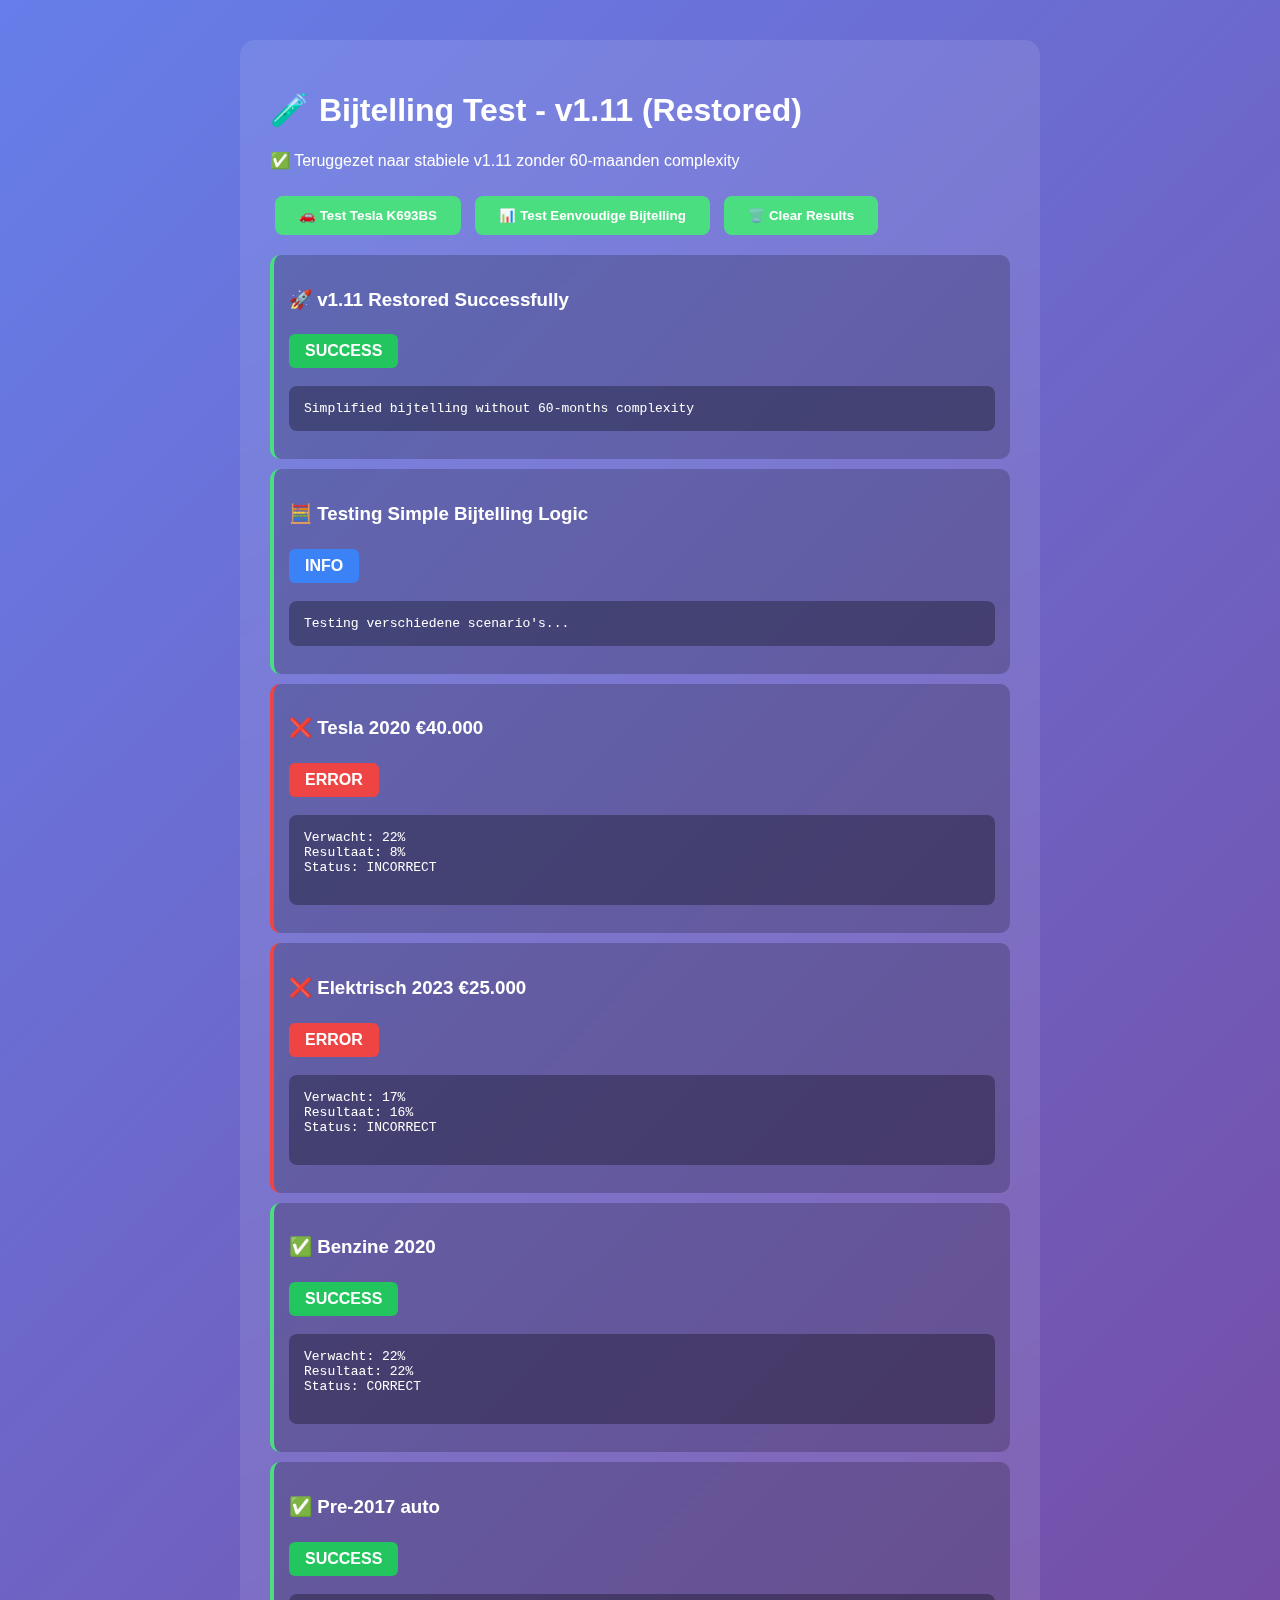
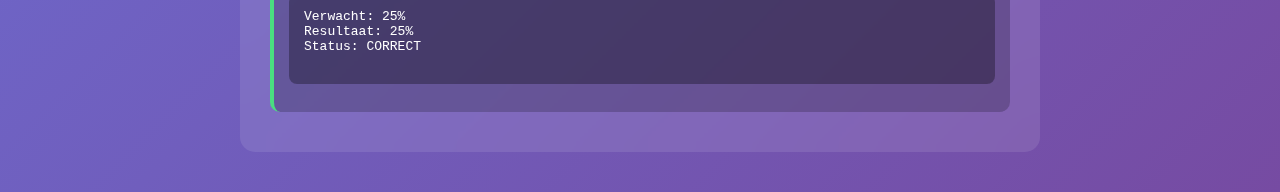
<file: test_bijtelling.html>
<!DOCTYPE html>
<html lang="nl">
<head>
    <meta charset="UTF-8">
    <meta name="viewport" content="width=device-width, initial-scale=1.0">
    <title>Bijtelling Test - v1.11 (Restored)</title>
    <style>
        body {
            font-family: 'Inter', sans-serif;
            max-width: 800px;
            margin: 0 auto;
            padding: 20px;
            background: linear-gradient(135deg, #667eea 0%, #764ba2 100%);
            color: white;
        }
        .test-container {
            background: rgba(255, 255, 255, 0.1);
            backdrop-filter: blur(10px);
            padding: 30px;
            border-radius: 15px;
            margin: 20px 0;
        }
        .test-result {
            background: rgba(0, 0, 0, 0.2);
            padding: 15px;
            border-radius: 10px;
            margin: 10px 0;
            border-left: 4px solid #4ade80;
        }
        .test-error {
            border-left-color: #ef4444;
        }
        pre {
            background: rgba(0, 0, 0, 0.3);
            padding: 15px;
            border-radius: 8px;
            overflow-x: auto;
            white-space: pre-wrap;
        }
        button {
            background: #4ade80;
            color: white;
            border: none;
            padding: 12px 24px;
            border-radius: 8px;
            cursor: pointer;
            font-weight: 600;
            margin: 10px 5px;
        }
        button:hover {
            background: #22c55e;
        }
        .status {
            font-weight: 600;
            padding: 8px 16px;
            border-radius: 6px;
            display: inline-block;
            margin: 5px 0;
        }
        .status.success { background: #22c55e; }
        .status.error { background: #ef4444; }
        .status.warning { background: #f59e0b; }
        .status.info { background: #3b82f6; }
    </style>
</head>
<body>
    <div class="test-container">
        <h1>🧪 Bijtelling Test - v1.11 (Restored)</h1>
        <p>✅ Teruggezet naar stabiele v1.11 zonder 60-maanden complexity</p>
        
        <div class="test-controls">
            <button onclick="testTeslaK693BS()">🚗 Test Tesla K693BS</button>
            <button onclick="testSimpleBijtelling()">📊 Test Eenvoudige Bijtelling</button>
            <button onclick="clearResults()">🗑️ Clear Results</button>
        </div>
        
        <div id="results"></div>
    </div>

    <!-- Include RDW API -->
    <script src="/assets/js/rdw-api.js"></script>
    
    <script>
        const resultsDiv = document.getElementById('results');
        
        function addResult(title, content, type = 'info') {
            const div = document.createElement('div');
            div.className = `test-result ${type === 'error' ? 'test-error' : ''}`;
            div.innerHTML = `
                <h3>${title}</h3>
                <div class="status ${type}">${type.toUpperCase()}</div>
                <pre>${typeof content === 'object' ? JSON.stringify(content, null, 2) : content}</pre>
            `;
            resultsDiv.appendChild(div);
        }
        
        function clearResults() {
            resultsDiv.innerHTML = '';
        }
        
        async function testTeslaK693BS() {
            addResult('🚀 Testing Tesla K693BS', 'Using restored v1.11 API...', 'info');
            
            try {
                const rdwApi = new RDWApi();
                const vehicleData = await rdwApi.getVehicleData('K693BS');
                
                if (!vehicleData) {
                    addResult('❌ RDW Data Failed', 'No vehicle data returned', 'error');
                    return;
                }
                
                addResult('✅ RDW Data Retrieved', `
Basic Info:
- Kenteken: ${vehicleData.kenteken}
- Merk: ${vehicleData.merk}
- Model: ${vehicleData.handelsbenaming}
- Bouwjaar: ${vehicleData.bouwjaar}
- Brandstof: ${vehicleData.brandstof}
- Elektrisch: ${vehicleData.isElektrisch}
- Catalogusprijs: €${vehicleData.catalogusprijs?.toLocaleString()}
                `, 'success');
                
                addResult('📊 Bijtelling Berekening', `
Bijtelling Percentage: ${vehicleData.bijtellingspercentage}%
Basis: Vereenvoudigde v1.11 regels
Status: Geen 60-maanden complexity
                `, vehicleData.bijtellingspercentage ? 'success' : 'warning');
                
                addResult('📋 Complete Vehicle Data', vehicleData, 'info');
                
            } catch (error) {
                addResult('❌ Test Failed', `Error: ${error.message}`, 'error');
            }
        }
        
        async function testSimpleBijtelling() {
            addResult('🧮 Testing Simple Bijtelling Logic', 'Testing verschiedene scenario\'s...', 'info');
            
            // Simuleer verschillende auto scenarios
            const testCases = [
                {
                    beschrijving: 'Tesla 2020 €40.000',
                    data: { merk: 'TESLA', brandstof_omschrijving: 'Elektriciteit', catalogusprijs: '40000', datum_eerste_toelating: '2020-06-15' },
                    verwacht: 22
                },
                {
                    beschrijving: 'Elektrisch 2023 €25.000',
                    data: { merk: 'NISSAN', brandstof_omschrijving: 'Elektriciteit', catalogusprijs: '25000', datum_eerste_toelating: '2023-03-01' },
                    verwacht: 17
                },
                {
                    beschrijving: 'Benzine 2020',
                    data: { merk: 'VOLKSWAGEN', brandstof_omschrijving: 'Benzine', catalogusprijs: '30000', datum_eerste_toelating: '2020-01-01' },
                    verwacht: 22
                },
                {
                    beschrijving: 'Pre-2017 auto',
                    data: { merk: 'BMW', brandstof_omschrijving: 'Benzine', catalogusprijs: '35000', datum_eerste_toelating: '2015-05-01' },
                    verwacht: 25
                }
            ];
            
            const rdwApi = new RDWApi();
            
            for (const testCase of testCases) {
                const isYoungtimer = false; // Vereenvoudigd
                const result = rdwApi.calculateSimpleBijtelling(testCase.data, isYoungtimer);
                
                const isCorrect = result === testCase.verwacht;
                
                addResult(`${isCorrect ? '✅' : '❌'} ${testCase.beschrijving}`, `
Verwacht: ${testCase.verwacht}%
Resultaat: ${result}%
Status: ${isCorrect ? 'CORRECT' : 'INCORRECT'}
                `, isCorrect ? 'success' : 'error');
            }
        }
        
        // Auto-run basic test
        window.addEventListener('load', () => {
            setTimeout(() => {
                addResult('🚀 v1.11 Restored Successfully', 'Simplified bijtelling without 60-months complexity', 'success');
                testSimpleBijtelling();
            }, 500);
        });
    </script>
</body>
</html>
</file>
<file: assets/css/styles.css>
/* AutoKosten Vergelijker - Main Styles */
/* Enterprise-level design met Nederlandse focus */

:root {
    /* Color Palette - Nederlandse kleuren met moderne twist */
    --primary-color: #FF6B35;        /* Oranje accent */
    --primary-dark: #E55A2B;
    --secondary-color: #0066CC;      /* Nederlandse blauw */
    --secondary-dark: #0052A3;
    --accent-color: #00AA44;         /* Succes groen */
    
    /* Neutrals */
    --white: #FFFFFF;
    --gray-50: #FAFAFA;
    --gray-100: #F5F5F5;
    --gray-200: #EEEEEE;
    --gray-300: #E0E0E0;
    --gray-400: #BDBDBD;
    --gray-500: #9E9E9E;
    --gray-600: #757575;
    --gray-700: #616161;
    --gray-800: #424242;
    --gray-900: #212121;
    
    /* Typography */
    --font-family: 'Inter', -apple-system, BlinkMacSystemFont, 'Segoe UI', system-ui, sans-serif;
    --font-size-xs: 0.75rem;
    --font-size-sm: 0.875rem;
    --font-size-base: 1rem;
    --font-size-lg: 1.125rem;
    --font-size-xl: 1.25rem;
    --font-size-2xl: 1.5rem;
    --font-size-3xl: 1.875rem;
    --font-size-4xl: 2.25rem;
    
    /* Spacing */
    --spacing-xs: 0.25rem;
    --spacing-sm: 0.5rem;
    --spacing-md: 1rem;
    --spacing-lg: 1.5rem;
    --spacing-xl: 2rem;
    --spacing-2xl: 3rem;
    --spacing-3xl: 4rem;
    
    /* Layout */
    --container-max-width: 1200px;
    --border-radius: 8px;
    --border-radius-lg: 12px;
    --box-shadow: 0 4px 6px -1px rgba(0, 0, 0, 0.1), 0 2px 4px -1px rgba(0, 0, 0, 0.06);
    --box-shadow-lg: 0 20px 25px -5px rgba(0, 0, 0, 0.1), 0 10px 10px -5px rgba(0, 0, 0, 0.04);
    
    /* Gradients */
    --gradient-primary: linear-gradient(135deg, var(--primary-color) 0%, var(--secondary-color) 100%);
    --gradient-secondary: linear-gradient(135deg, var(--gray-100) 0%, var(--white) 100%);
}

/* Reset & Base Styles */
* {
    margin: 0;
    padding: 0;
    box-sizing: border-box;
}

html {
    scroll-behavior: smooth;
}

body {
    font-family: var(--font-family);
    font-size: var(--font-size-base);
    line-height: 1.6;
    color: var(--gray-800);
    background-color: var(--white);
    -webkit-font-smoothing: antialiased;
    -moz-osx-font-smoothing: grayscale;
}

/* Container */
.container {
    max-width: var(--container-max-width);
    margin: 0 auto;
    padding: 0 var(--spacing-md);
}

/* Typography */
h1, h2, h3, h4, h5, h6 {
    font-weight: 600;
    line-height: 1.2;
    color: var(--gray-900);
    margin-bottom: var(--spacing-md);
}

h1 { font-size: var(--font-size-4xl); }
h2 { font-size: var(--font-size-3xl); }
h3 { font-size: var(--font-size-2xl); }
h4 { font-size: var(--font-size-xl); }
h5 { font-size: var(--font-size-lg); }
h6 { font-size: var(--font-size-base); }

p {
    margin-bottom: var(--spacing-md);
    color: var(--gray-700);
}

/* Buttons */
.btn {
    display: inline-block;
    padding: var(--spacing-md) var(--spacing-xl);
    font-size: var(--font-size-base);
    font-weight: 500;
    text-decoration: none;
    border-radius: var(--border-radius);
    transition: all 0.3s ease;
    border: 2px solid transparent;
    cursor: pointer;
    text-align: center;
}

.btn-primary {
    background: var(--gradient-primary);
    color: var(--white);
    box-shadow: var(--box-shadow);
}

.btn-primary:hover {
    transform: translateY(-2px);
    box-shadow: var(--box-shadow-lg);
}

.btn-secondary {
    background: var(--white);
    color: var(--primary-color);
    border-color: var(--primary-color);
}

.btn-secondary:hover {
    background: var(--primary-color);
    color: var(--white);
}

.btn-outline {
    background: transparent;
    color: var(--secondary-color);
    border-color: var(--secondary-color);
}

.btn-outline:hover {
    background: var(--secondary-color);
    color: var(--white);
}

/* Header */
.header {
    background: var(--white);
    box-shadow: var(--box-shadow);
    position: sticky;
    top: 0;
    z-index: 100;
}

.header-content {
    display: flex;
    justify-content: space-between;
    align-items: center;
    padding: var(--spacing-lg) 0;
}

.logo h1 {
    font-size: var(--font-size-2xl);
    background: var(--gradient-primary);
    -webkit-background-clip: text;
    -webkit-text-fill-color: transparent;
    background-clip: text;
    margin-bottom: var(--spacing-xs);
}

.logo p {
    font-size: var(--font-size-sm);
    color: var(--gray-600);
    margin-bottom: 0;
}

.nav ul {
    display: flex;
    list-style: none;
    gap: var(--spacing-xl);
}

.nav a {
    text-decoration: none;
    color: var(--gray-700);
    font-weight: 500;
    transition: color 0.3s ease;
}

.nav a:hover {
    color: var(--primary-color);
}

/* Hero Section */
.hero {
    background: var(--gradient-secondary);
    padding: var(--spacing-3xl) 0;
    text-align: center;
}

.hero-content h2 {
    font-size: var(--font-size-4xl);
    margin-bottom: var(--spacing-lg);
    max-width: 800px;
    margin-left: auto;
    margin-right: auto;
}

.hero-subtitle {
    font-size: var(--font-size-xl);
    color: var(--gray-600);
    margin-bottom: var(--spacing-2xl);
    max-width: 600px;
    margin-left: auto;
    margin-right: auto;
}

.hero-cta {
    display: flex;
    gap: var(--spacing-lg);
    justify-content: center;
    flex-wrap: wrap;
}

/* Uitleg Section */
.uitleg {
    padding: var(--spacing-3xl) 0;
    background: var(--white);
}

.uitleg h2 {
    text-align: center;
    margin-bottom: var(--spacing-2xl);
}

.uitleg-grid {
    display: grid;
    grid-template-columns: repeat(auto-fit, minmax(300px, 1fr));
    gap: var(--spacing-2xl);
}

.uitleg-item {
    text-align: center;
    padding: var(--spacing-xl);
}

.uitleg-item .icon {
    font-size: 3rem;
    margin-bottom: var(--spacing-lg);
}

.uitleg-item h3 {
    margin-bottom: var(--spacing-md);
    color: var(--secondary-color);
}

/* Opties Section */
.opties {
    padding: var(--spacing-3xl) 0;
    background: var(--gray-50);
}

.opties h2 {
    text-align: center;
    margin-bottom: var(--spacing-2xl);
}

.opties-grid {
    display: grid;
    grid-template-columns: repeat(auto-fit, minmax(350px, 1fr));
    gap: var(--spacing-xl);
}

.optie-card {
    background: var(--white);
    border-radius: var(--border-radius-lg);
    padding: var(--spacing-xl);
    box-shadow: var(--box-shadow);
    transition: transform 0.3s ease, box-shadow 0.3s ease;
}

.optie-card:hover {
    transform: translateY(-4px);
    box-shadow: var(--box-shadow-lg);
}

.optie-header h3 {
    color: var(--secondary-color);
    margin-bottom: var(--spacing-xs);
}

.optie-subtitle {
    font-size: var(--font-size-sm);
    color: var(--gray-600);
    margin-bottom: var(--spacing-lg);
}

.optie-details ul {
    list-style: none;
    margin-bottom: var(--spacing-xl);
}

.optie-details li {
    padding: var(--spacing-sm) 0;
    color: var(--gray-700);
    position: relative;
    padding-left: var(--spacing-lg);
}

.optie-details li::before {
    content: "✓";
    position: absolute;
    left: 0;
    color: var(--accent-color);
    font-weight: bold;
}

/* Vergelijken Section */
.vergelijken {
    padding: var(--spacing-3xl) 0;
    background: var(--white);
}

.vergelijken h2 {
    text-align: center;
    margin-bottom: var(--spacing-2xl);
}

.vergelijken-content {
    display: grid;
    grid-template-columns: 1fr 1fr;
    gap: var(--spacing-2xl);
    align-items: center;
}

.vergelijken-text ul {
    list-style: none;
    margin-bottom: var(--spacing-xl);
}

.vergelijken-text li {
    padding: var(--spacing-sm) 0;
    color: var(--gray-700);
}

.vergelijken-visual {
    background: var(--gradient-secondary);
    border-radius: var(--border-radius-lg);
    padding: var(--spacing-2xl);
    text-align: center;
}

.chart-preview p {
    font-size: var(--font-size-lg);
    margin-bottom: var(--spacing-md);
    color: var(--secondary-color);
}

/* Footer */
.footer {
    background: var(--gray-900);
    color: var(--gray-300);
    padding: var(--spacing-2xl) 0;
}

.footer-content {
    display: grid;
    grid-template-columns: repeat(auto-fit, minmax(250px, 1fr));
    gap: var(--spacing-xl);
}

.footer h3, .footer h4 {
    color: var(--white);
    margin-bottom: var(--spacing-lg);
}

.footer ul {
    list-style: none;
}

.footer li {
    margin-bottom: var(--spacing-sm);
}

.footer a {
    color: var(--gray-300);
    text-decoration: none;
    transition: color 0.3s ease;
}

.footer a:hover {
    color: var(--primary-color);
}

/* Utility Classes */
.text-center { text-align: center; }
.text-left { text-align: left; }
.text-right { text-align: right; }

.mb-0 { margin-bottom: 0; }
.mb-1 { margin-bottom: var(--spacing-xs); }
.mb-2 { margin-bottom: var(--spacing-sm); }
.mb-3 { margin-bottom: var(--spacing-md); }
.mb-4 { margin-bottom: var(--spacing-lg); }
.mb-5 { margin-bottom: var(--spacing-xl); }

.mt-0 { margin-top: 0; }
.mt-1 { margin-top: var(--spacing-xs); }
.mt-2 { margin-top: var(--spacing-sm); }
.mt-3 { margin-top: var(--spacing-md); }
.mt-4 { margin-top: var(--spacing-lg); }
.mt-5 { margin-top: var(--spacing-xl); }

/* Print Styles */
@media print {
    .header, .footer, .nav {
        display: none;
    }
    
    .container {
        max-width: none;
        padding: 0;
    }
    
    .btn {
        display: none;
    }
}
</file>
<file: assets/css/responsive.css>
/* AutoKosten Vergelijker - Responsive Design */
/* Mobile-first responsive breakpoints */

/* Mobile devices (default styles above) */
/* Up to 767px - handled by default styles */

/* Tablet styles */
@media (max-width: 768px) {
    :root {
        --font-size-4xl: 2rem;
        --font-size-3xl: 1.5rem;
        --font-size-2xl: 1.25rem;
        --spacing-3xl: 2rem;
        --spacing-2xl: 1.5rem;
    }

    .container {
        padding: 0 var(--spacing-sm);
    }

    /* Header */
    .header-content {
        flex-direction: column;
        gap: var(--spacing-lg);
        text-align: center;
    }

    .nav ul {
        gap: var(--spacing-lg);
    }

    /* Hero */
    .hero {
        padding: var(--spacing-2xl) 0;
    }

    .hero-cta {
        flex-direction: column;
        align-items: center;
    }

    .btn {
        width: 100%;
        max-width: 300px;
    }

    /* Opties Grid */
    .opties-grid {
        grid-template-columns: 1fr;
        gap: var(--spacing-lg);
    }

    .optie-card {
        padding: var(--spacing-lg);
    }

    /* Vergelijken */
    .vergelijken-content {
        grid-template-columns: 1fr;
        gap: var(--spacing-xl);
    }

    /* Footer */
    .footer-content {
        grid-template-columns: 1fr;
        text-align: center;
    }
}

/* Mobile phones */
@media (max-width: 480px) {
    :root {
        --font-size-4xl: 1.75rem;
        --font-size-3xl: 1.375rem;
        --spacing-xl: 1rem;
        --spacing-2xl: 1.25rem;
        --spacing-3xl: 1.5rem;
    }

    .container {
        padding: 0 var(--spacing-xs);
    }

    /* Navigation */
    .nav ul {
        flex-direction: column;
        gap: var(--spacing-md);
    }

    /* Uitleg */
    .uitleg-grid {
        grid-template-columns: 1fr;
        gap: var(--spacing-lg);
    }

    .uitleg-item {
        padding: var(--spacing-lg);
    }

    /* Opties */
    .optie-card {
        padding: var(--spacing-md);
    }

    .optie-header h3 {
        font-size: var(--font-size-lg);
    }
}

/* Large tablets and small desktops */
@media (min-width: 769px) and (max-width: 1024px) {
    .opties-grid {
        grid-template-columns: repeat(2, 1fr);
    }
    
    .vergelijken-content {
        gap: var(--spacing-xl);
    }
}

/* Large desktops */
@media (min-width: 1025px) {
    .opties-grid {
        grid-template-columns: repeat(3, 1fr);
    }
    
    .uitleg-grid {
        grid-template-columns: repeat(3, 1fr);
    }
}

/* Ultra-wide screens */
@media (min-width: 1400px) {
    .container {
        max-width: 1400px;
    }
}

/* High DPI displays */
@media (-webkit-min-device-pixel-ratio: 2), (min-resolution: 192dpi) {
    /* Optimize for retina displays */
    body {
        -webkit-font-smoothing: antialiased;
        -moz-osx-font-smoothing: grayscale;
    }
}

/* Landscape orientation adjustments */
@media (orientation: landscape) and (max-height: 600px) {
    .hero {
        padding: var(--spacing-xl) 0;
    }
    
    .hero-content h2 {
        font-size: var(--font-size-2xl);
    }
}

/* Dark mode support (for future implementation) */
@media (prefers-color-scheme: dark) {
    /* Dark mode styles can be added here when needed */
}

/* Reduced motion for accessibility */
@media (prefers-reduced-motion: reduce) {
    * {
        animation-duration: 0.01ms !important;
        animation-iteration-count: 1 !important;
        transition-duration: 0.01ms !important;
    }
    
    html {
        scroll-behavior: auto;
    }
}

/* High contrast mode */
@media (prefers-contrast: high) {
    :root {
        --primary-color: #FF4500;
        --secondary-color: #0052CC;
        --gray-700: #000000;
        --gray-800: #000000;
        --gray-900: #000000;
    }
    
    .btn {
        border-width: 3px;
    }
}

/* Focus styles for accessibility */
@media (prefers-reduced-motion: no-preference) {
    .btn:focus,
    .nav a:focus {
        outline: 3px solid var(--primary-color);
        outline-offset: 2px;
    }
}

/* Print-specific responsive adjustments */
@media print {
    .opties-grid {
        grid-template-columns: 1fr;
        page-break-inside: avoid;
    }
    
    .optie-card {
        page-break-inside: avoid;
        margin-bottom: var(--spacing-lg);
    }
}
</file>
<file: assets/css/calculator.css>
/* Calculator Specific Styles */
/* Voor alle calculator pagina's */

/* Calculator Hero */
.calculator-hero {
    background: linear-gradient(135deg, var(--primary-color) 0%, var(--secondary-color) 100%);
    color: var(--white);
    padding: var(--spacing-2xl) 0;
}

.calculator-hero h1 {
    color: var(--white);
    font-size: var(--font-size-3xl);
    margin-bottom: var(--spacing-md);
}

.calculator-hero .hero-subtitle {
    color: rgba(255, 255, 255, 0.9);
    margin-bottom: var(--spacing-xl);
}

.hero-highlight {
    display: flex;
    gap: var(--spacing-xl);
    justify-content: center;
    flex-wrap: wrap;
    margin-top: var(--spacing-lg);
}

.highlight-item {
    background: rgba(255, 255, 255, 0.15);
    padding: var(--spacing-md) var(--spacing-lg);
    border-radius: var(--border-radius);
    text-align: center;
    backdrop-filter: blur(10px);
    border: 1px solid rgba(255, 255, 255, 0.2);
}

.highlight-label {
    display: block;
    font-size: var(--font-size-sm);
    opacity: 0.8;
    margin-bottom: var(--spacing-xs);
}

.highlight-value {
    display: block;
    font-size: var(--font-size-lg);
    font-weight: 600;
}

/* Breadcrumb */
.breadcrumb {
    background: var(--gray-50);
    padding: var(--spacing-md) 0;
    border-bottom: 1px solid var(--gray-200);
}

.breadcrumb-nav ol {
    display: flex;
    list-style: none;
    align-items: center;
    gap: var(--spacing-sm);
    margin: 0;
    padding: 0;
}

.breadcrumb-nav li {
    font-size: var(--font-size-sm);
}

.breadcrumb-nav li:not(:last-child)::after {
    content: "›";
    margin-left: var(--spacing-sm);
    color: var(--gray-500);
}

.breadcrumb-nav a {
    color: var(--gray-600);
    text-decoration: none;
    transition: color 0.3s ease;
}

.breadcrumb-nav a:hover {
    color: var(--primary-color);
}

.breadcrumb-nav .current {
    color: var(--gray-800);
    font-weight: 500;
}

/* Calculator Layout */
.calculator-section {
    padding: var(--spacing-3xl) 0;
    background: var(--gray-50);
}

.calculator-layout {
    display: grid;
    grid-template-columns: 1fr 1fr;
    gap: var(--spacing-2xl);
    max-width: 1400px;
    margin: 0 auto;
}

.calculator-input {
    background: var(--white);
    border-radius: var(--border-radius-lg);
    padding: var(--spacing-xl);
    box-shadow: var(--box-shadow);
    height: fit-content;
}

.input-group {
    margin-bottom: var(--spacing-2xl);
}

.input-field {
    margin-bottom: var(--spacing-lg);
}

.input-field label {
    display: block;
    font-weight: 500;
    margin-bottom: var(--spacing-sm);
    color: var(--gray-800);
}

.input-field input,
.input-field select {
    width: 100%;
    padding: var(--spacing-md);
    border: 2px solid var(--gray-300);
    border-radius: var(--border-radius);
    font-size: var(--font-size-base);
    transition: border-color 0.3s ease;
}

.input-field input:focus,
.input-field select:focus {
    outline: none;
    border-color: var(--primary-color);
}

.kenteken-input {
    display: flex;
    gap: var(--spacing-sm);
}

.kenteken-input input {
    flex: 1;
    text-transform: uppercase;
}

.currency-input {
    position: relative;
}

.currency-symbol {
    position: absolute;
    left: var(--spacing-md);
    top: 50%;
    transform: translateY(-50%);
    color: var(--gray-600);
    font-weight: 500;
}

.currency-input input {
    padding-left: calc(var(--spacing-md) + 20px);
}

.percentage-input {
    display: flex;
    align-items: center;
    gap: var(--spacing-sm);
}

.percentage-input input[type="range"] {
    flex: 1;
}

.percentage-input input[type="number"] {
    width: 80px;
}

.percentage-symbol {
    color: var(--gray-600);
    font-weight: 500;
}

.kilometers-breakdown {
    display: flex;
    justify-content: space-between;
    margin-top: var(--spacing-sm);
    font-size: var(--font-size-sm);
    color: var(--gray-600);
}

.btn-large {
    width: 100%;
    padding: var(--spacing-lg) var(--spacing-xl);
    font-size: var(--font-size-lg);
}

/* Calculator Results */
.calculator-results {
    background: var(--white);
    border-radius: var(--border-radius-lg);
    padding: var(--spacing-xl);
    box-shadow: var(--box-shadow);
    height: fit-content;
    position: sticky;
    top: calc(var(--spacing-xl) + 80px);
}

.results-placeholder {
    text-align: center;
    color: var(--gray-500);
    padding: var(--spacing-2xl);
}

.placeholder-icon {
    font-size: 3rem;
    margin-bottom: var(--spacing-lg);
}

/* Results Content Styling */
.results-content {
    display: block;
}

.results-content h3 {
    color: var(--primary-color);
    margin-bottom: var(--spacing-lg);
    font-size: var(--font-size-xl);
    border-bottom: 2px solid var(--gray-200);
    padding-bottom: var(--spacing-md);
}

.results-summary {
    margin-bottom: var(--spacing-xl);
}

.cost-highlight {
    background: linear-gradient(135deg, var(--primary-color), var(--secondary-color));
    color: var(--white);
    padding: var(--spacing-xl);
    border-radius: var(--border-radius-lg);
    text-align: center;
    margin-bottom: var(--spacing-lg);
}

.cost-label {
    font-size: var(--font-size-sm);
    opacity: 0.9;
    margin-bottom: var(--spacing-xs);
}

.cost-value {
    font-size: 2.5rem;
    font-weight: 700;
    margin-bottom: var(--spacing-xs);
}

.cost-detail {
    font-size: var(--font-size-sm);
    opacity: 0.8;
}

.results-breakdown {
    display: flex;
    flex-direction: column;
    gap: var(--spacing-lg);
}

.cost-section {
    background: var(--gray-50);
    border-radius: var(--border-radius);
    padding: var(--spacing-lg);
    border-left: 4px solid var(--gray-300);
}

.cost-section.fiscal-benefit {
    background: rgba(0, 170, 68, 0.05);
    border-left-color: var(--accent-color);
}

.cost-section h4 {
    color: var(--gray-800);
    margin-bottom: var(--spacing-md);
    font-size: var(--font-size-lg);
}

.cost-items {
    display: flex;
    flex-direction: column;
    gap: var(--spacing-sm);
}

.cost-item {
    display: flex;
    justify-content: space-between;
    align-items: center;
    padding: var(--spacing-sm) 0;
    border-bottom: 1px solid var(--gray-200);
}

.cost-item:last-child {
    border-bottom: none;
}

.cost-item.highlight {
    background: rgba(0, 170, 68, 0.1);
    padding: var(--spacing-sm);
    border-radius: var(--border-radius);
    border-bottom: none;
    font-weight: 600;
    color: var(--accent-color);
}

.cost-item span:first-child {
    color: var(--gray-700);
}

.cost-item span:last-child {
    font-weight: 600;
    color: var(--gray-900);
}

.results-footer {
    margin-top: var(--spacing-xl);
    padding-top: var(--spacing-lg);
    border-top: 2px solid var(--gray-200);
    display: flex;
    gap: var(--spacing-md);
    justify-content: center;
}

.results-footer .btn {
    min-width: 160px;
}

/* Vehicle Card Styling */
.vehicle-card {
    background: var(--white);
    border: 2px solid var(--gray-200);
    border-radius: var(--border-radius);
    padding: var(--spacing-lg);
    margin: var(--spacing-md) 0;
    box-shadow: var(--box-shadow-sm);
}

.vehicle-card h4 {
    color: var(--primary-color);
    margin-bottom: var(--spacing-md);
    font-size: var(--font-size-lg);
}

.vehicle-details {
    display: grid;
    grid-template-columns: repeat(auto-fit, minmax(200px, 1fr));
    gap: var(--spacing-sm);
}

.vehicle-details span {
    color: var(--gray-700);
    font-size: var(--font-size-sm);
}

.youngtimer-badge {
    background: var(--accent-color);
    color: var(--white);
    padding: var(--spacing-xs) var(--spacing-sm);
    border-radius: var(--border-radius);
    font-size: var(--font-size-xs);
    font-weight: 600;
    grid-column: 1 / -1;
    justify-self: start;
}

/* Loading States */
.spinner {
    display: inline-block;
    animation: spin 1s linear infinite;
}

@keyframes spin {
    from { transform: rotate(0deg); }
    to { transform: rotate(360deg); }
}

/* Error States */
.error-message {
    background: rgba(255, 107, 53, 0.1);
    border: 1px solid rgba(255, 107, 53, 0.3);
    border-radius: var(--border-radius);
    padding: var(--spacing-lg);
    color: var(--primary-color);
    text-align: center;
}

.error-message h4 {
    margin-bottom: var(--spacing-md);
}

/* Pros/Cons */
.pros-cons {
    padding: var(--spacing-2xl) 0;
    background: var(--white);
}

.pros-cons-grid {
    display: grid;
    grid-template-columns: 1fr 1fr;
    gap: var(--spacing-2xl);
}

.pros,
.cons {
    padding: var(--spacing-xl);
    border-radius: var(--border-radius-lg);
}

.pros {
    background: rgba(0, 170, 68, 0.1);
    border-left: 4px solid var(--accent-color);
}

.cons {
    background: rgba(255, 107, 53, 0.1);
    border-left: 4px solid var(--primary-color);
}

.pros h3,
.cons h3 {
    margin-bottom: var(--spacing-lg);
    font-size: var(--font-size-xl);
}

.pros ul,
.cons ul {
    list-style: none;
}

.pros li,
.cons li {
    padding: var(--spacing-sm) 0;
    color: var(--gray-700);
}

/* Mobile Responsive */
@media (max-width: 768px) {
    .calculator-layout {
        grid-template-columns: 1fr;
    }
    
    .uitleg-content {
        grid-template-columns: 1fr;
    }
    
    .pros-cons-grid {
        grid-template-columns: 1fr;
    }
    
    .hero-highlight {
        flex-direction: column;
        align-items: center;
    }
    
    .kenteken-input {
        flex-direction: column;
    }
    
    .percentage-input {
        flex-direction: column;
        align-items: stretch;
    }
}

/* Range Input (Percentage Slider) Styling - INTERACTIVITY FIX */
input[type="range"] {
    -webkit-appearance: none;
    appearance: none;
    width: 100%;
    height: 8px;
    border-radius: 4px;
    background: linear-gradient(to right, var(--primary-color) 0%, var(--primary-color) 75%, #e0e0e0 75%, #e0e0e0 100%);
    outline: none;
    cursor: pointer;
    transition: all 0.3s ease;
    margin: var(--spacing-sm) 0;
}

input[type="range"]::-webkit-slider-thumb {
    -webkit-appearance: none;
    appearance: none;
    width: 20px;
    height: 20px;
    border-radius: 50%;
    background: var(--white);
    border: 3px solid var(--primary-color);
    cursor: pointer;
    box-shadow: 0 2px 6px rgba(0, 0, 0, 0.2);
    transition: all 0.3s ease;
}

input[type="range"]::-webkit-slider-thumb:hover {
    transform: scale(1.1);
    box-shadow: 0 4px 12px rgba(0, 0, 0, 0.3);
}

input[type="range"]::-webkit-slider-thumb:active {
    transform: scale(1.2);
}

input[type="range"]::-moz-range-thumb {
    width: 20px;
    height: 20px;
    border-radius: 50%;
    background: var(--white);
    border: 3px solid var(--primary-color);
    cursor: pointer;
    box-shadow: 0 2px 6px rgba(0, 0, 0, 0.2);
}

input[type="range"]::-moz-range-track {
    width: 100%;
    height: 8px;
    border-radius: 4px;
    background: #e0e0e0;
    border: none;
}

input[type="range"]:focus {
    box-shadow: 0 0 0 3px rgba(52, 152, 219, 0.2);
}

.percentage-input input[type="range"] {
    flex: 1;
    margin: 0 var(--spacing-sm);
}
</file>
